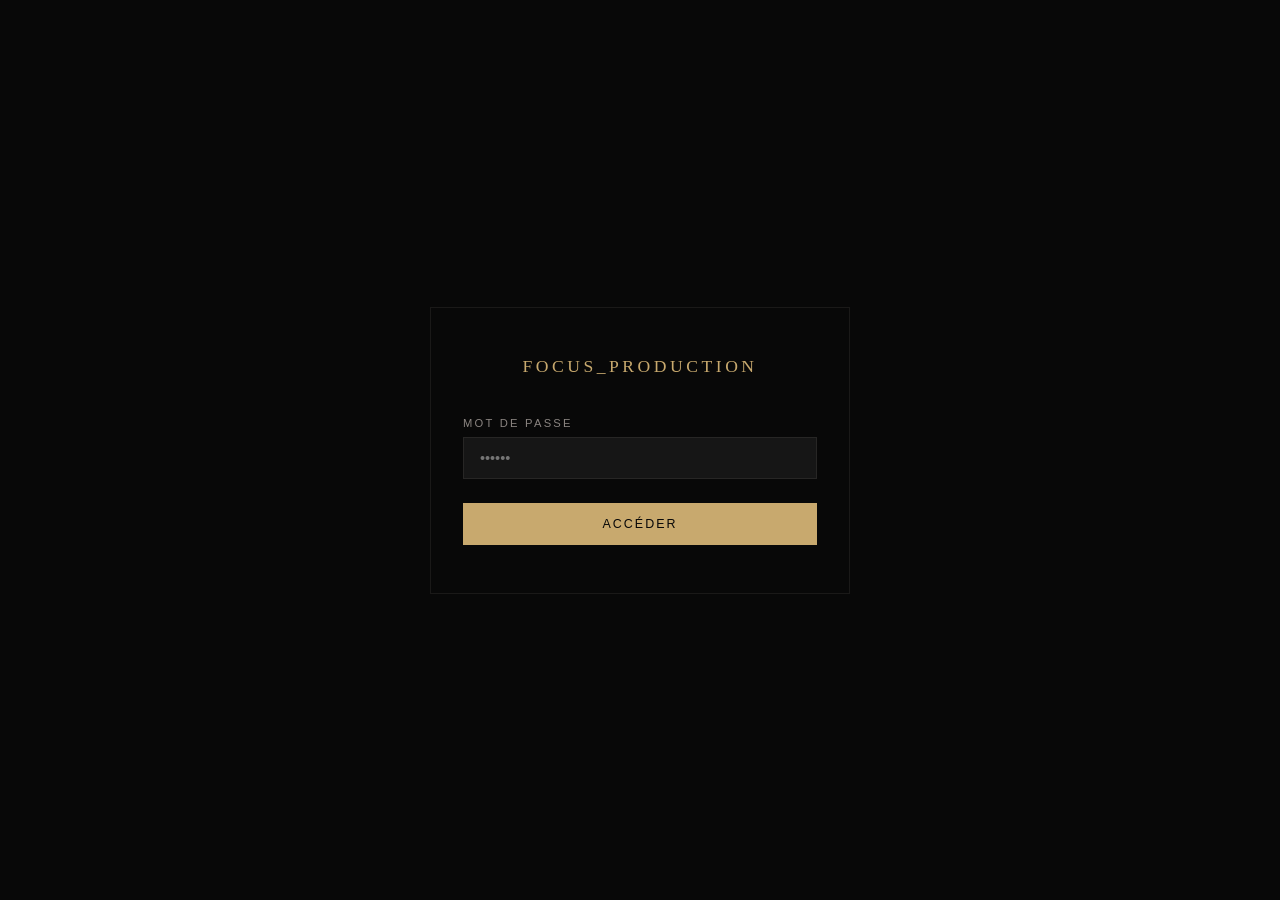
<file: admin.html>
<!DOCTYPE html>
<html lang="fr">
<head>
  <meta charset="UTF-8">
  <meta name="viewport" content="width=device-width, initial-scale=1.0">
  <title>Focus Production — Admin</title>
  <style>
    * { margin: 0; padding: 0; box-sizing: border-box; }
    body {
      background: #080808;
      color: #e8e2d9;
      font-family: 'DM Sans', sans-serif;
      min-height: 100vh;
      display: flex;
      align-items: center;
      justify-content: center;
    }
    .container {
      width: 100%;
      max-width: 420px;
      padding: 48px 32px;
      border: 1px solid rgba(232,226,217,0.08);
    }
    .logo {
      font-family: Georgia, serif;
      font-size: 1.1rem;
      letter-spacing: 0.2em;
      text-transform: uppercase;
      color: #c8a96e;
      margin-bottom: 40px;
      text-align: center;
    }
    label {
      display: block;
      font-size: 0.7rem;
      letter-spacing: 0.2em;
      text-transform: uppercase;
      color: #8a8480;
      margin-bottom: 8px;
    }
    input {
      width: 100%;
      background: #161616;
      border: 1px solid rgba(232,226,217,0.08);
      color: #e8e2d9;
      padding: 12px 16px;
      font-size: 0.9rem;
      outline: none;
      margin-bottom: 24px;
      font-family: inherit;
    }
    input:focus { border-color: rgba(200,169,110,0.4); }

    /* LOGIN */
    #login-screen button {
      width: 100%;
      background: #c8a96e;
      color: #080808;
      border: none;
      padding: 14px;
      font-size: 0.78rem;
      letter-spacing: 0.16em;
      text-transform: uppercase;
      cursor: pointer;
      font-family: inherit;
      font-weight: 500;
    }
    #login-screen button:hover { background: #d4b87a; }
    .error { color: #e05c5c; font-size: 0.78rem; margin-top: -16px; margin-bottom: 16px; display: none; }

    /* ADMIN */
    #admin-screen { display: none; text-align: center; }
    .status-label {
      font-size: 0.7rem;
      letter-spacing: 0.2em;
      text-transform: uppercase;
      color: #8a8480;
      margin-bottom: 20px;
    }
    .status-badge {
      display: inline-flex;
      align-items: center;
      gap: 10px;
      font-size: 1rem;
      letter-spacing: 0.1em;
      text-transform: uppercase;
      margin-bottom: 40px;
      padding: 12px 24px;
      border: 1px solid rgba(232,226,217,0.1);
    }
    .dot {
      width: 10px; height: 10px;
      border-radius: 50%;
    }
    .dot.available { background: #3abcb1; box-shadow: 0 0 8px #3abcb1; animation: pulse 2s infinite; }
    .dot.unavailable { background: #e05c5c; box-shadow: 0 0 8px #e05c5c; }
    .status-text.available { color: #3abcb1; }
    .status-text.unavailable { color: #e05c5c; }
    @keyframes pulse {
      0%,100% { opacity: 1; } 50% { opacity: 0.4; }
    }
    .toggle-btn {
      width: 100%;
      border: 1px solid;
      padding: 14px;
      font-size: 0.78rem;
      letter-spacing: 0.16em;
      text-transform: uppercase;
      cursor: pointer;
      font-family: inherit;
      font-weight: 500;
      background: none;
      margin-bottom: 16px;
      transition: all 0.3s;
    }
    .toggle-btn.to-unavailable { border-color: #e05c5c; color: #e05c5c; }
    .toggle-btn.to-unavailable:hover { background: #e05c5c; color: #080808; }
    .toggle-btn.to-available { border-color: #3abcb1; color: #3abcb1; }
    .toggle-btn.to-available:hover { background: #3abcb1; color: #080808; }

    .token-section { margin-top: 32px; border-top: 1px solid rgba(232,226,217,0.08); padding-top: 24px; }
    .token-section label { text-align: left; }
    .token-section input { margin-bottom: 12px; font-size: 0.8rem; }
    .save-token {
      width: 100%;
      background: none;
      border: 1px solid rgba(200,169,110,0.4);
      color: #c8a96e;
      padding: 10px;
      font-size: 0.72rem;
      letter-spacing: 0.14em;
      text-transform: uppercase;
      cursor: pointer;
      font-family: inherit;
    }
    .save-token:hover { background: rgba(200,169,110,0.1); }

    .msg {
      font-size: 0.78rem;
      margin-top: 12px;
      height: 20px;
      color: #3abcb1;
    }
    .msg.error { color: #e05c5c; }
    .spinner { display: none; width: 16px; height: 16px; border: 2px solid rgba(232,226,217,0.2); border-top-color: #c8a96e; border-radius: 50%; animation: spin 0.7s linear infinite; margin: 12px auto; }
    @keyframes spin { to { transform: rotate(360deg); } }

    /* ── Bannière ── */
    .section-title {
      font-size: 0.65rem;
      letter-spacing: 0.24em;
      text-transform: uppercase;
      color: #8a8480;
      margin: 40px 0 20px;
      padding-top: 32px;
      border-top: 1px solid rgba(232,226,217,0.08);
    }
    .banner-toggle {
      display: flex;
      align-items: center;
      justify-content: space-between;
      margin-bottom: 20px;
    }
    .banner-toggle label {
      margin: 0;
      font-size: 0.72rem;
      color: #e8e2d9;
      letter-spacing: 0.1em;
    }
    .switch {
      position: relative;
      width: 44px;
      height: 24px;
    }
    .switch input { display: none; }
    .slider {
      position: absolute;
      inset: 0;
      background: #2a2a2a;
      border-radius: 24px;
      cursor: pointer;
      transition: 0.3s;
      border: 1px solid rgba(232,226,217,0.08);
    }
    .slider::before {
      content: '';
      position: absolute;
      width: 16px; height: 16px;
      left: 3px; top: 3px;
      background: #8a8480;
      border-radius: 50%;
      transition: 0.3s;
    }
    .switch input:checked + .slider { background: rgba(200,169,110,0.2); border-color: rgba(200,169,110,0.4); }
    .switch input:checked + .slider::before { transform: translateX(20px); background: #c8a96e; }
    textarea {
      width: 100%;
      background: #161616;
      border: 1px solid rgba(232,226,217,0.08);
      color: #e8e2d9;
      padding: 12px 16px;
      font-size: 0.88rem;
      outline: none;
      margin-bottom: 8px;
      font-family: inherit;
      resize: vertical;
      min-height: 80px;
      line-height: 1.5;
    }
    textarea:focus { border-color: rgba(200,169,110,0.4); }
    .char-count {
      font-size: 0.68rem;
      color: #8a8480;
      text-align: right;
      margin-bottom: 20px;
    }
    .save-btn {
      width: 100%;
      background: none;
      border: 1px solid #c8a96e;
      color: #c8a96e;
      padding: 12px;
      font-size: 0.72rem;
      letter-spacing: 0.14em;
      text-transform: uppercase;
      cursor: pointer;
      font-family: inherit;
      transition: all 0.3s;
    }
    .save-btn:hover { background: rgba(200,169,110,0.1); }
    .msg-banner { font-size: 0.78rem; margin-top: 10px; height: 18px; color: #3abcb1; }
    .msg-banner.error { color: #e05c5c; }
  </style>
</head>
<body>

<!-- LOGIN -->
<div class="container" id="login-screen">
  <div class="logo">Focus_Production</div>
  <label for="pwd">Mot de passe</label>
  <input type="password" id="pwd" placeholder="••••••" onkeydown="if(event.key==='Enter') login()">
  <p class="error" id="pwd-error">Mot de passe incorrect.</p>
  <button onclick="login()">Accéder</button>
</div>

<!-- ADMIN -->
<div class="container" id="admin-screen">
  <div class="logo">Focus_Production</div>
  <div class="status-label">Statut actuel</div>
  <div class="status-badge">
    <span class="dot" id="dot"></span>
    <span class="status-text" id="status-text"></span>
  </div>
  <button class="toggle-btn" id="toggle-btn" onclick="toggleStatus()"></button>
  <div class="spinner" id="spinner"></div>
  <div class="msg" id="msg"></div>


  <div class="section-title">Bannière d'annonce</div>

  <div class="banner-toggle">
    <label for="banner-active">Afficher la bannière</label>
    <label class="switch">
      <input type="checkbox" id="banner-active">
      <span class="slider"></span>
    </label>
  </div>

  <label for="banner-text">Message</label>
  <textarea id="banner-text" maxlength="120" placeholder="Nouveau projet en ligne · Tournage la semaine prochaine · Complet jusqu'au 15 mai…" oninput="updateCharCount()"></textarea>
  <div class="char-count"><span id="char-count">0</span>/120</div>

  <button class="save-btn" onclick="saveBanner()">Enregistrer la bannière</button>
  <div class="msg-banner" id="msg-banner"></div>

  <div class="token-section">
    <label for="gh-token">Token GitHub (sauvegardé localement)</label>
    <input type="password" id="gh-token" placeholder="ghp_xxxxxxxxxxxxxxxxxxxx">
    <button class="save-token" onclick="saveToken()">Sauvegarder le token</button>
  </div>
</div>

<script>
  const OWNER  = 'OlivierShapiro';
  const REPO   = 'focus-production-website';
  const FILE   = 'status.json';
  const PWD    = '5251';

  // ── Login ──
  function login() {
    const val = document.getElementById('pwd').value;
    if (val === PWD) {
      document.getElementById('login-screen').style.display = 'none';
      document.getElementById('admin-screen').style.display = 'block';
      loadStatus();
    } else {
      document.getElementById('pwd-error').style.display = 'block';
    }
  }

  // ── Token ──
  function getToken() { return localStorage.getItem('fp_gh_token') || ''; }
  function saveToken() {
    const t = document.getElementById('gh-token').value.trim();
    if (!t) return;
    localStorage.setItem('fp_gh_token', t);
    document.getElementById('msg').textContent = '✓ Token sauvegardé.';
    document.getElementById('msg').className = 'msg';
    setTimeout(() => document.getElementById('msg').textContent = '', 2000);
  }

  // ── Load current status from GitHub ──
  let currentStatus = true;
  let currentSha    = '';

  async function loadStatus() {
    const token = getToken();
    if (token) document.getElementById('gh-token').value = token;
    try {
      const res  = await fetch(`https://api.github.com/repos/${OWNER}/${REPO}/contents/${FILE}`, {
        headers: token ? { Authorization: 'token ' + token } : {}
      });
      const data = await res.json();
      currentSha    = data.sha;
      const decoded = JSON.parse(atob(data.content));
      currentStatus = decoded.available;
      updateUI(currentStatus);
      loadBanner(decoded);
    } catch(e) {
      document.getElementById('msg').textContent = 'Impossible de lire le statut.';
      document.getElementById('msg').className = 'msg error';
    }
  }

  function updateUI(available) {
    const dot  = document.getElementById('dot');
    const text = document.getElementById('status-text');
    const btn  = document.getElementById('toggle-btn');
    if (available) {
      dot.className  = 'dot available';
      text.className = 'status-text available';
      text.textContent = 'Disponible';
      btn.className  = 'toggle-btn to-unavailable';
      btn.textContent = 'Passer en Indisponible';
    } else {
      dot.className  = 'dot unavailable';
      text.className = 'status-text unavailable';
      text.textContent = 'Indisponible';
      btn.className  = 'toggle-btn to-available';
      btn.textContent = 'Passer en Disponible';
    }
  }


  // ── Bannière ──
  function updateCharCount() {
    var txt = document.getElementById('banner-text').value;
    document.getElementById('char-count').textContent = txt.length;
  }

  async function loadBanner(data) {
    var banner = data.banner || { active: false, text: '' };
    document.getElementById('banner-active').checked = banner.active;
    document.getElementById('banner-text').value     = banner.text || '';
    updateCharCount();
  }

  async function saveBanner() {
    var token = getToken();
    if (!token) {
      showBannerMsg('Entre et sauvegarde ton token GitHub d\'abord.', true);
      return;
    }
    var newContent = JSON.stringify({
      available: currentStatus,
      banner: {
        active: document.getElementById('banner-active').checked,
        text:   document.getElementById('banner-text').value.trim()
      }
    }, null, 2);
    var encoded = btoa(unescape(encodeURIComponent(newContent)));

    try {
      var res = await fetch('https://api.github.com/repos/' + OWNER + '/' + REPO + '/contents/' + FILE, {
        method: 'PUT',
        headers: { Authorization: 'token ' + token, 'Content-Type': 'application/json' },
        body: JSON.stringify({ message: 'Bannière mise à jour', content: encoded, sha: currentSha })
      });
      if (res.ok) {
        var d = await res.json();
        currentSha = d.content.sha;
        showBannerMsg('✓ Bannière enregistrée. Redéploiement en cours…');
      } else {
        showBannerMsg('Erreur lors de l\'enregistrement.', true);
      }
    } catch(e) {
      showBannerMsg('Erreur réseau.', true);
    }
  }

  function showBannerMsg(txt, isError) {
    var el = document.getElementById('msg-banner');
    el.textContent = txt;
    el.className   = 'msg-banner' + (isError ? ' error' : '');
    setTimeout(function() { el.textContent = ''; }, 3000);
  }

  // ── Toggle ──
  async function toggleStatus() {
    const token = getToken();
    if (!token) {
      document.getElementById('msg').textContent = 'Entre et sauvegarde ton token GitHub d\'abord.';
      document.getElementById('msg').className = 'msg error';
      return;
    }
    const newStatus = !currentStatus;
    const newContent = JSON.stringify({ available: newStatus }, null, 2);
    const encoded    = btoa(unescape(encodeURIComponent(newContent)));

    document.getElementById('spinner').style.display = 'block';
    document.getElementById('toggle-btn').disabled   = true;
    document.getElementById('msg').textContent = '';

    try {
      const res = await fetch(`https://api.github.com/repos/${OWNER}/${REPO}/contents/${FILE}`, {
        method: 'PUT',
        headers: {
          Authorization: 'token ' + token,
          'Content-Type': 'application/json'
        },
        body: JSON.stringify({
          message: newStatus ? 'Statut : Disponible' : 'Statut : Indisponible',
          content: encoded,
          sha: currentSha
        })
      });

      if (res.ok) {
        const data = await res.json();
        currentSha    = data.content.sha;
        currentStatus = newStatus;
        updateUI(currentStatus);
        document.getElementById('msg').textContent = '✓ Statut mis à jour. Vercel redéploie dans ~30s.';
        document.getElementById('msg').className   = 'msg';
      } else {
        const err = await res.json();
        document.getElementById('msg').textContent = 'Erreur : ' + (err.message || 'inconnue');
        document.getElementById('msg').className   = 'msg error';
      }
    } catch(e) {
      document.getElementById('msg').textContent = 'Erreur réseau.';
      document.getElementById('msg').className   = 'msg error';
    }

    document.getElementById('spinner').style.display = 'none';
    document.getElementById('toggle-btn').disabled   = false;
  }
</script>
</body>
</html>
</file>
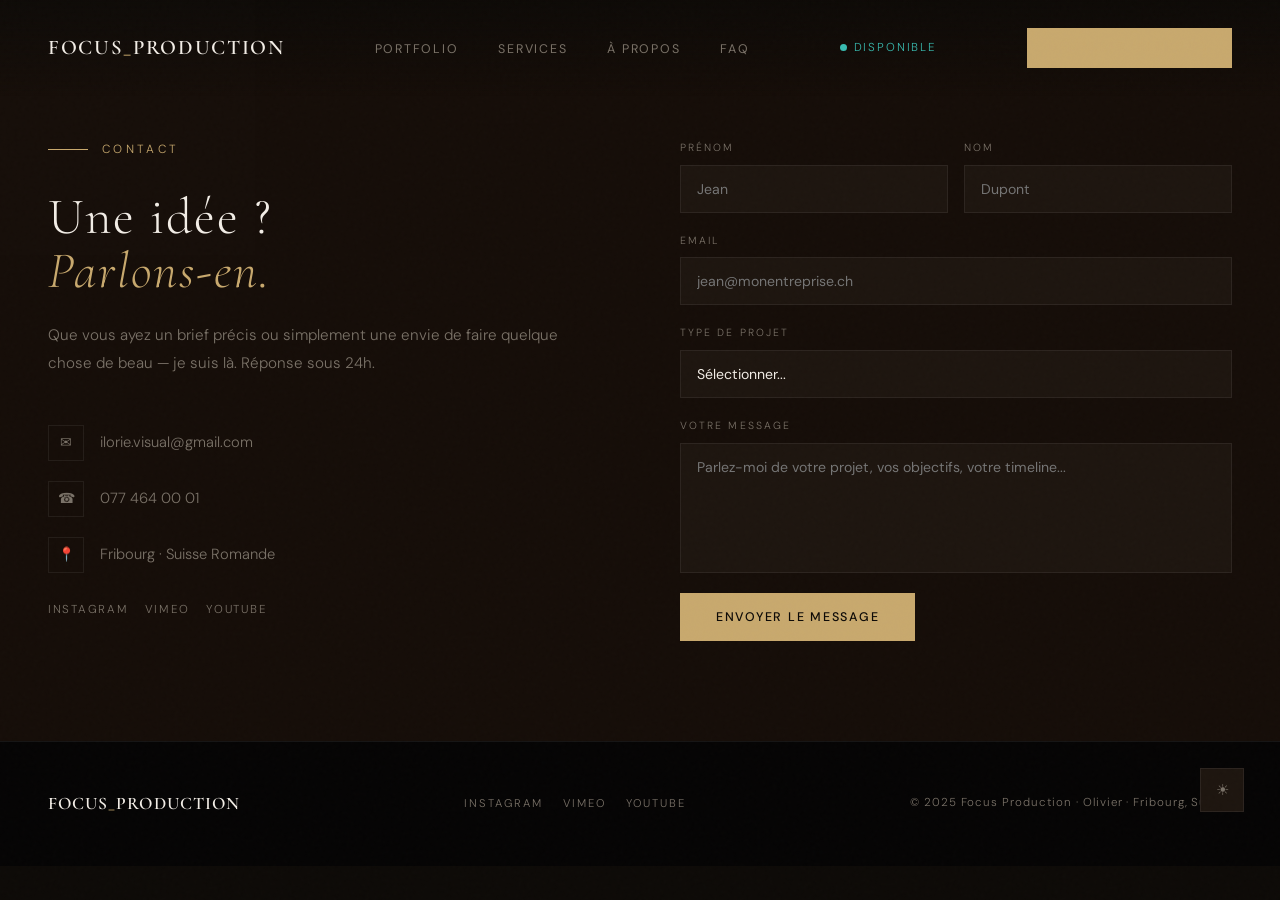
<file: contact.html>
<!DOCTYPE html>
<html lang="fr">
<head>
  <meta charset="UTF-8">
  <meta name="viewport" content="width=device-width, initial-scale=1.0">
  <link rel="icon" type="image/svg+xml" href="data:image/svg+xml,%3Csvg xmlns='http://www.w3.org/2000/svg' viewBox='0 0 32 32'%3E%3Crect width='32' height='32' fill='%23080808'/%3E%3Ctext x='6' y='25' font-family='Georgia,serif' font-size='22' font-weight='bold' fill='%23c8a96e'%3EF%3C/text%3E%3C/svg%3E">
  <title>Contact — Focus Production</title>
  <meta name="description" content="Contactez Focus Production — Vidéaste & Réalisateur à Fribourg. Démarrez votre projet vidéo. Réponse sous 24h.">
  <meta name="robots" content="index, follow">
  <link rel="canonical" href="https://focus--production.vercel.app/contact">
  <meta property="og:title" content="Contact — Focus Production">
  <meta property="og:description" content="Une idée ? Parlons-en. Réponse sous 24h.">
  <meta property="og:type" content="website">
  <meta property="og:url" content="https://focus--production.vercel.app/contact">
  <meta name="theme-color" content="#080808">
  <link rel="preconnect" href="https://fonts.googleapis.com">
  <link rel="preconnect" href="https://fonts.gstatic.com" crossorigin>
  <link href="https://fonts.googleapis.com/css2?family=Cormorant+Garamond:ital,wght@0,300;0,400;0,600;1,300;1,400;1,600&family=DM+Sans:opsz,wght@9..40,300;9..40,400;9..40,500&display=swap" rel="stylesheet">
  <link rel="stylesheet" href="assets/css/main.css">
  <link rel="stylesheet" href="assets/css/animations.css">
  <link rel="stylesheet" href="assets/css/components.css">
  <link rel="stylesheet" href="assets/css/responsive.css">
</head>
<body>

  <div id="scroll-progress"></div>
  <div id="page-transition"></div>

  <!-- NAV -->
  <nav id="navbar">
    <a class="nav-logo" href="/">FOCUS<span>_</span>PRODUCTION</a>
    <ul class="nav-links">
      <li><a href="/portfolio">Portfolio</a></li>
      <li><a href="/services">Services</a></li>
      <li><a href="/#about">À propos</a></li>
      <li><a href="/#faq">FAQ</a></li>
    </ul>
    <div class="nav-availability" id="availBadge"><span class="nav-avail-dot" id="availDot"></span><span id="availText">Disponible</span></div>
    <a class="nav-cta" href="/contact" style="border-color:var(--gold);color:var(--gold);">Démarrer un projet</a>
    <div class="burger" id="burger" onclick="toggleMenu()">
      <span></span><span></span><span></span>
    </div>
  </nav>

  <!-- MOBILE MENU -->
  <div class="mobile-menu" id="mobileMenu">
    <a href="/portfolio" onclick="toggleMenu()">Portfolio</a>
    <a href="/services" onclick="toggleMenu()">Services</a>
    <a href="/#about" onclick="toggleMenu()">À propos</a>
    <a href="/#faq" onclick="toggleMenu()">FAQ</a>
    <a href="/contact" class="mobile-menu-cta" onclick="toggleMenu()">Démarrer un projet</a>
  </div>

  <!-- CONTACT -->
  <section id="contact" style="padding-top: 140px;">
    <div class="contact-text reveal">
      <div class="section-label">Contact</div>
      <h1 class="contact-title">Une idée ?<br><em>Parlons-en.</em></h1>
      <p class="contact-sub">Que vous ayez un brief précis ou simplement une envie de faire quelque chose de beau — je suis là. Réponse sous 24h.</p>
      <div class="contact-info">
        <div class="contact-info-item"><div class="info-icon">✉</div><span>ilorie.visual&#64;gmail.com</span></div>
        <div class="contact-info-item"><div class="info-icon">☎</div><span>077 464 00 01</span></div>
        <div class="contact-info-item"><div class="info-icon">📍</div><span>Fribourg · Suisse Romande</span></div>
        <div class="contact-info-item" style="gap:16px;margin-top:8px;">
          <a href="https://www.instagram.com/f0cus_prod/" target="_blank" class="social-link">Instagram</a>
          <a href="https://vimeo.com/user233951784" target="_blank" class="social-link">Vimeo</a>
          <a href="https://www.youtube.com/@Focus_production-OS/videos" target="_blank" class="social-link">YouTube</a>
        </div>
      </div>
    </div>
    <div class="reveal reveal-delay-2">
      <form class="contact-form" id="contactForm" action="https://api.web3forms.com/submit" method="POST">
        <input type="hidden" name="access_key" value="0c4878c7-ba3a-4bef-9977-58663cb64a3a">
        <input type="hidden" name="subject" value="Nouveau message — Focus Production">
        <input type="hidden" name="from_name" value="Focus Production Website">
        <div class="form-row">
          <div class="form-group"><label class="form-label">Prénom</label><input class="form-input" type="text" name="prenom" placeholder="Jean"><span class="form-error-msg"></span></div>
          <div class="form-group"><label class="form-label">Nom</label><input class="form-input" type="text" name="nom" placeholder="Dupont"><span class="form-error-msg"></span></div>
        </div>
        <div class="form-group"><label class="form-label">Email</label><input class="form-input" type="email" name="email" placeholder="jean@monentreprise.ch" required><span class="form-error-msg"></span></div>
        <div class="form-group">
          <label class="form-label">Type de projet</label>
          <select class="form-select form-input" name="type_projet">
            <option value="">Sélectionner...</option>
            <option>Brand Film</option><option>Publicité</option><option>Micro-documentaire</option>
            <option>Contenu Social</option><option>Film Événementiel</option><option>Projet Cinématique</option><option>Autre</option>
          </select>
        </div>
        <div class="form-group"><label class="form-label">Votre message</label><textarea class="form-textarea" name="message" placeholder="Parlez-moi de votre projet, vos objectifs, votre timeline..." required></textarea><span class="form-error-msg"></span></div>
        <button type="submit" class="form-submit">Envoyer le message</button>
        <p id="formError" style="display:none;color:#e07070;font-size:0.82rem;margin-top:12px;letter-spacing:0.05em;">Une erreur est survenue. Contactez-moi directement à ilorie.visual&#64;gmail.com</p>
      </form>
      <div class="form-success" id="formSuccess">
        <div class="success-icon">✓</div>
        <div class="success-title">Message envoyé !</div>
        <div class="success-sub">Merci pour votre message. Je vous réponds dans les 24h.</div>
      </div>
    </div>
  </section>

  <!-- COOKIE NOTICE -->
  <div id="cookie-notice">
    <p class="cookie-text">Ce site utilise des cookies pour améliorer votre expérience. En continuant, vous acceptez leur utilisation conformément à la législation suisse.</p>
    <div class="cookie-btns">
      <button class="cookie-btn" onclick="acceptCookies()">Accepter</button>
      <button class="cookie-btn-decline" onclick="declineCookies()">Refuser</button>
    </div>
  </div>

  <!-- THEME TOGGLE -->
  <div id="theme-toggle" onclick="toggleTheme()" title="Mode clair/sombre">☀</div>

  <!-- BACK TO TOP -->
  <div id="back-to-top" onclick="window.scrollTo({top:0,behavior:'smooth'})">↑</div>

  <!-- SITE BANNER -->
  <div id="site-banner" style="display:none;"></div>

  <!-- FOOTER -->
  <footer>
    <a class="footer-logo" href="/">FOCUS<span>_</span>PRODUCTION</a>
    <div class="footer-socials">
      <a class="footer-social" href="https://www.instagram.com/f0cus_prod/" target="_blank">Instagram</a>
      <a class="footer-social" href="https://vimeo.com/user233951784" target="_blank">Vimeo</a>
      <a class="footer-social" href="https://www.youtube.com/@Focus_production-OS/videos" target="_blank">YouTube</a>
    </div>
    <span class="footer-copy">© 2025 Focus Production · Olivier · Fribourg, Suisse</span>
  </footer>

  <script src="assets/js/animations.js"></script>
  <script src="assets/js/contact.js"></script>
  <script src="assets/js/main.js"></script>
</body>
</html>
</file>
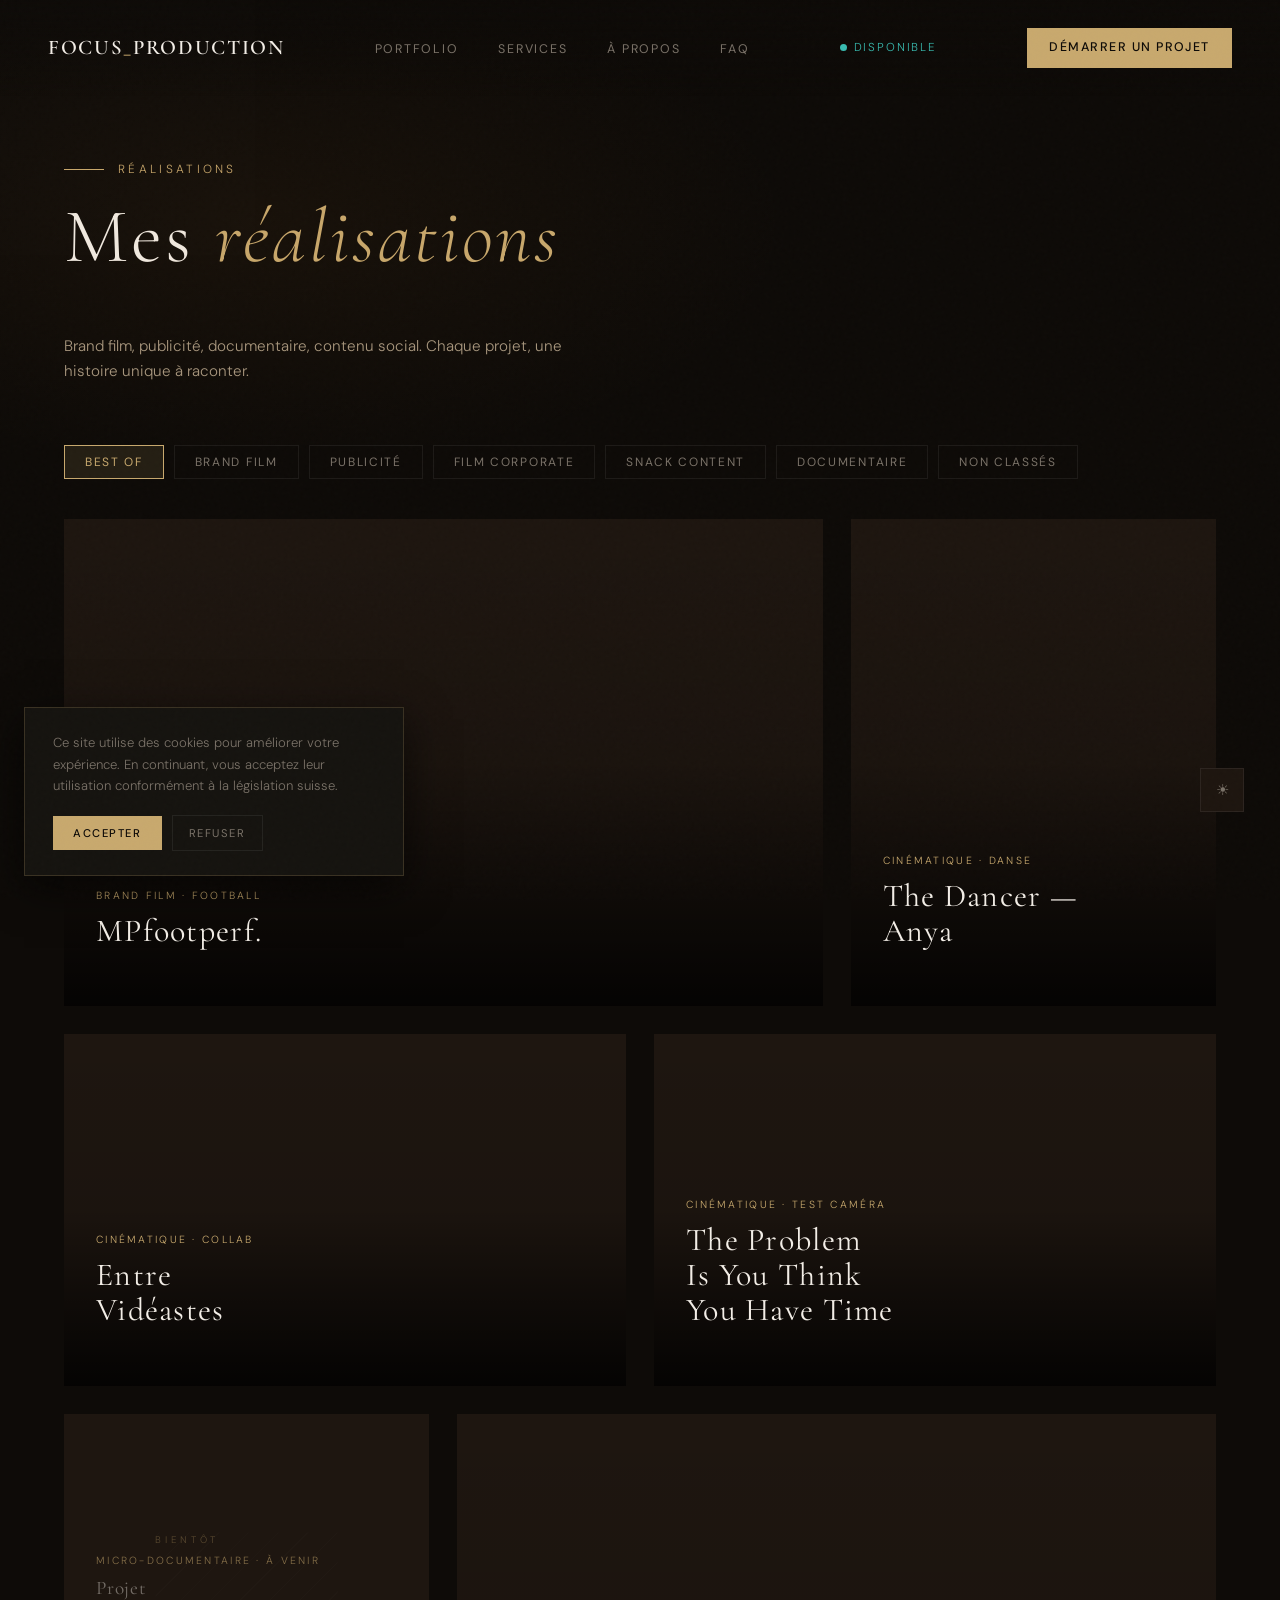
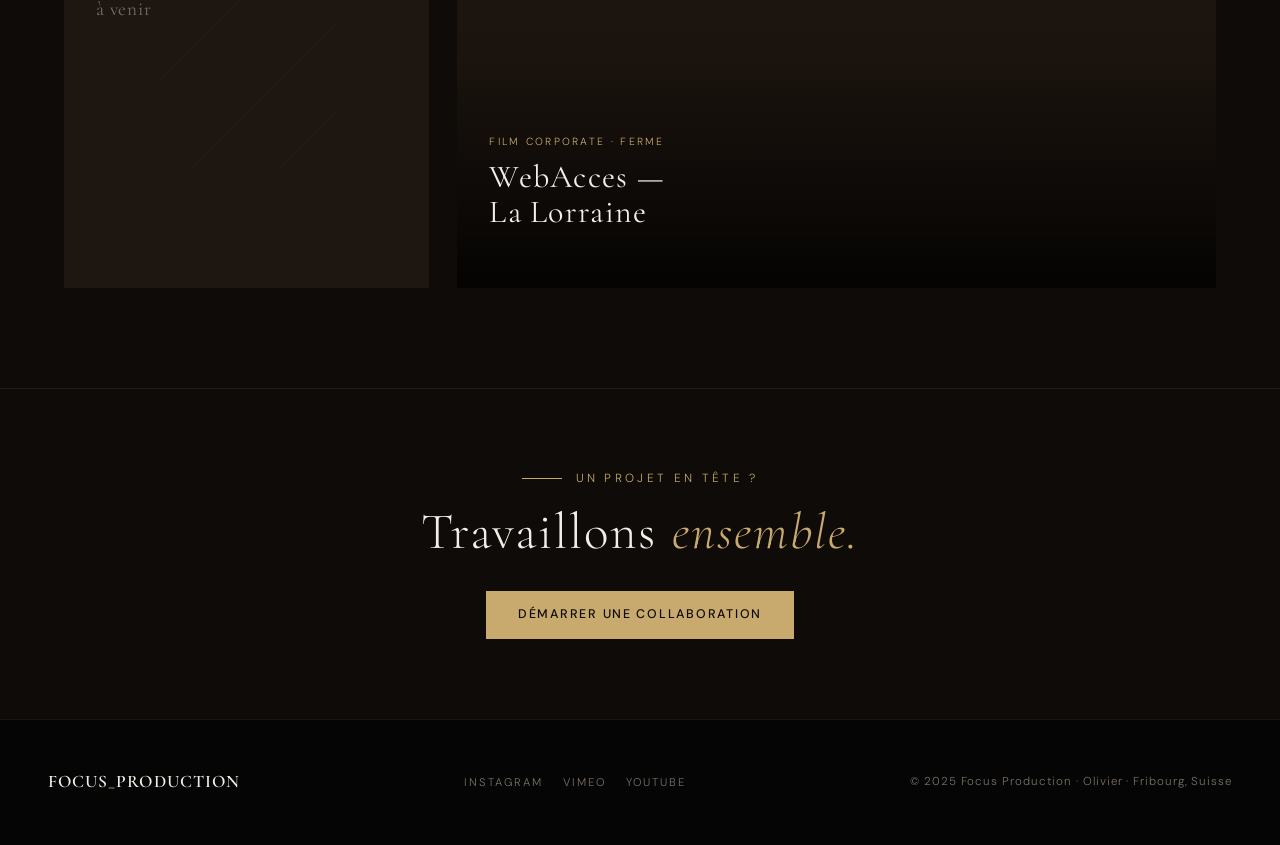
<file: portfolio.html>
<!DOCTYPE html>
<html lang="fr">
<head>
  <meta charset="UTF-8">
  <meta name="viewport" content="width=device-width, initial-scale=1.0">
  <link rel="icon" type="image/svg+xml" href="data:image/svg+xml,%3Csvg xmlns='http://www.w3.org/2000/svg' viewBox='0 0 32 32'%3E%3Crect width='32' height='32' fill='%23080808'/%3E%3Ctext x='6' y='25' font-family='Georgia,serif' font-size='22' font-weight='bold' fill='%23c8a96e'%3EF%3C/text%3E%3C/svg%3E">
  <title>Portfolio — Focus Production</title>
  <meta name="description" content="Portfolio complet de Focus Production — Brand film, publicité, sport, documentaire et contenu social. Vidéaste & Réalisateur à Fribourg, Suisse romande.">
  <meta name="robots" content="index, follow">
  <link rel="canonical" href="https://focus--production.vercel.app/portfolio">
  <meta property="og:title" content="Portfolio — Focus Production">
  <meta property="og:description" content="Tous les projets vidéo de Focus Production — Brand film, publicité, documentaire, contenu social.">
  <meta property="og:type" content="website">
  <meta property="og:url" content="https://focus--production.vercel.app/portfolio">
  <meta name="theme-color" content="#080808">
  <link rel="preconnect" href="https://fonts.googleapis.com">
  <link rel="preconnect" href="https://fonts.gstatic.com" crossorigin>
  <link href="https://fonts.googleapis.com/css2?family=Cormorant+Garamond:ital,wght@0,300;0,400;0,600;1,300;1,400;1,600&family=DM+Sans:opsz,wght@9..40,300;9..40,400;9..40,500&display=swap" rel="stylesheet">
  <link rel="stylesheet" href="assets/css/main.css">
  <link rel="stylesheet" href="assets/css/animations.css">
  <link rel="stylesheet" href="assets/css/components.css">
  <link rel="stylesheet" href="assets/css/responsive.css">
</head>
<body>

  <div id="scroll-progress"></div>
  <div id="page-transition"></div>

  <!-- NAV -->
  <nav id="navbar">
    <a class="nav-logo" href="/">FOCUS<span>_</span>PRODUCTION</a>
    <ul class="nav-links">
      <li><a href="/portfolio" class="active">Portfolio</a></li>
      <li><a href="/services">Services</a></li>
      <li><a href="/#about">À propos</a></li>
      <li><a href="/#faq">FAQ</a></li>
    </ul>
    <div class="nav-availability" id="availBadge"><span class="nav-avail-dot" id="availDot"></span><span id="availText">Disponible</span></div>
    <a class="nav-cta" href="/contact">Démarrer un projet</a>
    <div class="burger" id="burger" onclick="toggleMenu()">
      <span></span><span></span><span></span>
    </div>
  </nav>

  <!-- MOBILE MENU -->
  <div class="mobile-menu" id="mobileMenu">
    <a href="/portfolio" onclick="toggleMenu()">Portfolio</a>
    <a href="/services" onclick="toggleMenu()">Services</a>
    <a href="/#about" onclick="toggleMenu()">À propos</a>
    <a href="/#faq" onclick="toggleMenu()">FAQ</a>
    <a href="/contact" class="mobile-menu-cta" onclick="toggleMenu()">Démarrer un projet</a>
  </div>

  <!-- PAGE HEADER -->
  <section style="padding: 160px 64px 60px; position: relative; overflow: hidden;">
    <div style="position:absolute;inset:0;background:radial-gradient(ellipse 60% 80% at 20% 50%, rgba(196,124,46,0.06) 0%, transparent 70%);pointer-events:none;"></div>
    <div class="section-label reveal">Réalisations</div>
    <h1 class="section-title reveal" style="font-size:clamp(2.8rem,6vw,5rem);max-width:700px;">Mes <em>réalisations</em></h1>
    <p class="reveal" style="font-family:var(--sans);font-size:0.95rem;color:var(--text-secondary);max-width:500px;margin-top:16px;line-height:1.7;">Brand film, publicité, documentaire, contenu social. Chaque projet, une histoire unique à raconter.</p>
  </section>

  <!-- PORTFOLIO -->
  <section id="portfolio" style="padding: 0 64px 100px;">
    <div class="filter-tabs reveal">
      <button class="filter-tab active" onclick="filterProjects('all',this)">Best Of</button>
      <button class="filter-tab" onclick="filterProjects('brand',this)">Brand Film</button>
      <button class="filter-tab" onclick="filterProjects('pub',this)">Publicité</button>
      <button class="filter-tab" onclick="filterProjects('corporate',this)">Film Corporate</button>
      <button class="filter-tab" onclick="filterProjects('snack',this)">Snack Content</button>
      <button class="filter-tab" onclick="filterProjects('doc',this)">Documentaire</button>
      <button class="filter-tab" onclick="filterProjects('nonclasse',this)">Non classés</button>
    </div>
    <div class="portfolio-grid">
      <!-- MPFOOTPERF — YouTube -->
      <div class="proj-card large reveal" data-cat="brand" data-youtube="OF1te3PmTEY"><div class="proj-play"></div>
        <img loading="lazy" class="proj-img" src="https://img.youtube.com/vi/OF1te3PmTEY/maxresdefault.jpg" alt="MPfootperf." onerror="this.src='https://images.unsplash.com/photo-1574629810360-7efbbe195018?w=1800&q=80'">
        <div class="proj-overlay">
          <span class="proj-category">Brand Film · Football</span>
          <h3 class="proj-title">MPfootperf.</h3>
          <span class="proj-link teal-link">▶ Voir le film</span>
        </div>
      </div>
      <!-- THE DANCER — Vimeo -->
      <div class="proj-card medium reveal reveal-delay-1 vimeo-card" data-cat="brand" data-vimeo="1159587581"><div class="proj-play"></div>
        <img loading="lazy" class="proj-img" src="https://vumbnail.com/1159587581.jpg" alt="The Dancer" onerror="this.src='https://images.unsplash.com/photo-1518834107812-67b0b7c58434?w=1200&q=80'">
        <div class="proj-overlay">
          <span class="proj-category">Cinématique · Danse</span>
          <h3 class="proj-title">The Dancer —<br>Anya</h3>
          <span class="proj-link teal-link">▶ Voir le film</span>
        </div>
      </div>
      <!-- ENTRE VIDÉASTES — Vimeo -->
      <div class="proj-card half reveal vimeo-card" data-cat="nonclasse" data-vimeo="1152969970"><div class="proj-play"></div>
        <img loading="lazy" class="proj-img" src="https://vumbnail.com/1152969970.jpg" alt="Entre Vidéastes" onerror="this.src='https://images.unsplash.com/photo-1492691527719-9d1e07e534b4?w=600&q=80'">
        <div class="proj-overlay">
          <span class="proj-category">Cinématique · Collab</span>
          <h3 class="proj-title">Entre<br>Vidéastes</h3>
          <span class="proj-link teal-link">▶ Voir le film</span>
        </div>
      </div>
      <!-- The Problem is You Think You Have Time — YouTube -->
      <div class="proj-card half reveal reveal-delay-1" data-cat="nonclasse" data-youtube="QBG_90-UPm4"><div class="proj-play"></div>
        <img loading="lazy" class="proj-img" src="https://img.youtube.com/vi/QBG_90-UPm4/maxresdefault.jpg" alt="The problem is you think you have Time" onerror="this.src='https://images.unsplash.com/photo-1518834107812-67b0b7c58434?w=1200&q=80'">
        <div class="proj-overlay">
          <span class="proj-category">Cinématique · Test caméra</span>
          <h3 class="proj-title">The Problem<br>Is You Think<br>You Have Time</h3>
          <span class="proj-link teal-link">▶ Voir le film</span>
        </div>
      </div>
      <div class="proj-card proj-card-placeholder medium reveal" data-cat="doc" data-modal='{"cat":"Micro-documentaire","title":"Portraits d&apos;Artisans","desc":"Un projet de micro-documentaire à venir.","img":"https://images.unsplash.com/photo-1500486012779-7e5a81c31f35?w=900&q=80"}'>
        <img loading="lazy" class="proj-img" src="https://images.unsplash.com/photo-1500486012779-7e5a81c31f35?w=900&q=80" alt="Micro-documentaire à venir">
        <div class="proj-overlay"><span class="proj-category">Micro-documentaire · À venir</span><h3 class="proj-title">Projet<br>à venir</h3><span class="proj-link">Voir le projet</span></div>
      </div>
      <!-- WEBACCES — YouTube -->
      <div class="proj-card large reveal" data-cat="corporate" data-youtube="Dr0IawbuiX8">
        <img loading="lazy" class="proj-img" src="https://img.youtube.com/vi/Dr0IawbuiX8/maxresdefault.jpg" alt="WebAcces — La Lorraine" onerror="this.src='https://images.unsplash.com/photo-1500382017468-9049fed747ef?w=900&q=80'">
        <div class="proj-overlay">
          <span class="proj-category">Film Corporate · Ferme</span>
          <h3 class="proj-title">WebAcces —<br>La Lorraine</h3>
          <span class="proj-link teal-link">▶ Voir le film</span>
        </div>
      </div>
      <!-- BTS IMPORTANCE — Snack Content Vertical -->
      <div class="proj-card snack-vertical reveal" data-cat="snack" data-youtube="qBH4YB5BSik" data-global="false">
        <div class="proj-play"></div>
        <img loading="lazy" class="proj-img snack-img" src="https://img.youtube.com/vi/qBH4YB5BSik/maxresdefault.jpg" alt="L'importance des BTS" onerror="this.src='https://images.unsplash.com/photo-1492691527719-9d1e07e534b4?w=600&q=80'">
        <div class="proj-overlay">
          <span class="proj-category">Snack Content · BTS</span>
          <h3 class="proj-title">L'importance<br>des BTS</h3>
          <span class="proj-link teal-link">▶ Voir</span>
        </div>
      </div>
      <!-- SNACK — Ne pas finir un projet vidéo -->
      <div class="proj-card snack-vertical reveal" data-cat="snack" data-youtube="vDVSHTjxen8" data-global="false">
        <div class="proj-play"></div>
        <img loading="lazy" class="proj-img snack-img" src="https://img.youtube.com/vi/vDVSHTjxen8/maxresdefault.jpg" alt="Ne pas finir un projet vidéo" onerror="this.src='https://images.unsplash.com/photo-1492691527719-9d1e07e534b4?w=600&q=80'">
        <div class="proj-overlay">
          <span class="proj-category">Snack Content · Éducatif</span>
          <h3 class="proj-title">Ne pas finir<br>un projet vidéo</h3>
          <span class="proj-link teal-link">▶ Voir</span>
        </div>
      </div>
      <!-- SNACK PLACEHOLDER -->
      <div class="proj-card snack-vertical" data-cat="snack" data-global="false" style="cursor:default;">
        <div style="width:100%;height:100%;display:flex;flex-direction:column;align-items:center;justify-content:center;gap:12px;opacity:0.25;">
          <svg width="28" height="28" viewBox="0 0 24 24" fill="none" stroke="#c8a96e" stroke-width="1.2"><line x1="12" y1="5" x2="12" y2="19"/><line x1="5" y1="12" x2="19" y2="12"/></svg>
          <span style="font-family:'DM Sans',sans-serif;font-size:0.65rem;letter-spacing:0.18em;text-transform:uppercase;color:#c8a96e;">À venir</span>
        </div>
      </div>
    </div>
  </section>

  <!-- CTA CONTACT -->
  <section style="padding:80px 64px;text-align:center;border-top:1px solid var(--border);">
    <div class="section-label reveal" style="justify-content:center;">Un projet en tête ?</div>
    <h2 class="section-title reveal" style="font-size:clamp(2rem,4vw,3.2rem);margin:16px auto 32px;">Travaillons <em>ensemble.</em></h2>
    <a class="btn-primary reveal" href="/contact">Démarrer une collaboration</a>
  </section>

  <!-- COOKIE NOTICE -->
  <div id="cookie-notice">
    <p class="cookie-text">Ce site utilise des cookies pour améliorer votre expérience. En continuant, vous acceptez leur utilisation conformément à la législation suisse.</p>
    <div class="cookie-btns">
      <button class="cookie-btn" onclick="acceptCookies()">Accepter</button>
      <button class="cookie-btn-decline" onclick="declineCookies()">Refuser</button>
    </div>
  </div>

  <!-- THEME TOGGLE -->
  <div id="theme-toggle" onclick="toggleTheme()" title="Mode clair/sombre">☀</div>

  <!-- BACK TO TOP -->
  <div id="back-to-top" onclick="window.scrollTo({top:0,behavior:'smooth'})">↑</div>

  <!-- SITE BANNER -->
  <div id="site-banner" style="display:none;"></div>

  <!-- PROJECT MODAL -->
  <div id="proj-modal">
    <div class="proj-modal-inner">
      <div class="proj-modal-close" onclick="closeModal()">✕ &nbsp;Fermer</div>
      <div class="proj-modal-video" id="modal-video"></div>
      <div class="proj-modal-body">
        <div class="modal-header">
          <div class="modal-header-left">
            <div class="proj-modal-cat" id="modal-cat"></div>
            <h2 class="proj-modal-title" id="modal-title"></h2>
            <div class="modal-meta" id="modal-meta"></div>
          </div>
          <div class="modal-header-right">
            <div class="modal-nav-btns">
              <button class="modal-nav-btn" id="modal-prev" onclick="navigateModal(-1)">← Préc.</button>
              <button class="modal-nav-btn next" id="modal-next" onclick="navigateModal(1)">Suiv. →</button>
            </div>
          </div>
        </div>
        <div class="modal-desc-section">
          <div>
            <div class="modal-desc-label">À propos du projet</div>
            <p class="proj-modal-desc" id="modal-desc"></p>
          </div>
          <div>
            <div class="modal-desc-label">Détails</div>
            <div class="modal-info-list" id="modal-info"></div>
          </div>
        </div>
        <div class="modal-cta-bar">
          <div class="modal-cta-text">Un projet similaire en tête&nbsp;?</div>
          <a class="modal-cta-btn" href="/contact" onclick="closeModal()">Démarrer une collaboration</a>
        </div>
      </div>
    </div>
  </div>

  <!-- VIMEO LIGHTBOX -->
  <div id="vimeo-overlay">
    <div class="overlay-inner">
      <button class="overlay-close" onclick="closeVimeo()">✕</button>
      <div class="vimeo-embed-wrap" id="vimeo-embed"></div>
      <div class="vimeo-desc" id="vimeo-desc"></div>
    </div>
  </div>

  <!-- FOOTER -->
  <footer>
    <a class="footer-logo" href="/">FOCUS<span>_</span>PRODUCTION</a>
    <div class="footer-socials">
      <a class="footer-social" href="https://www.instagram.com/f0cus_prod/" target="_blank">Instagram</a>
      <a class="footer-social" href="https://vimeo.com/user233951784" target="_blank">Vimeo</a>
      <a class="footer-social" href="https://www.youtube.com/@Focus_production-OS/videos" target="_blank">YouTube</a>
    </div>
    <span class="footer-copy">© 2025 Focus Production · Olivier · Fribourg, Suisse</span>
  </footer>

  <script src="assets/js/animations.js"></script>
  <script src="assets/js/main.js"></script>
</body>
</html>
</file>
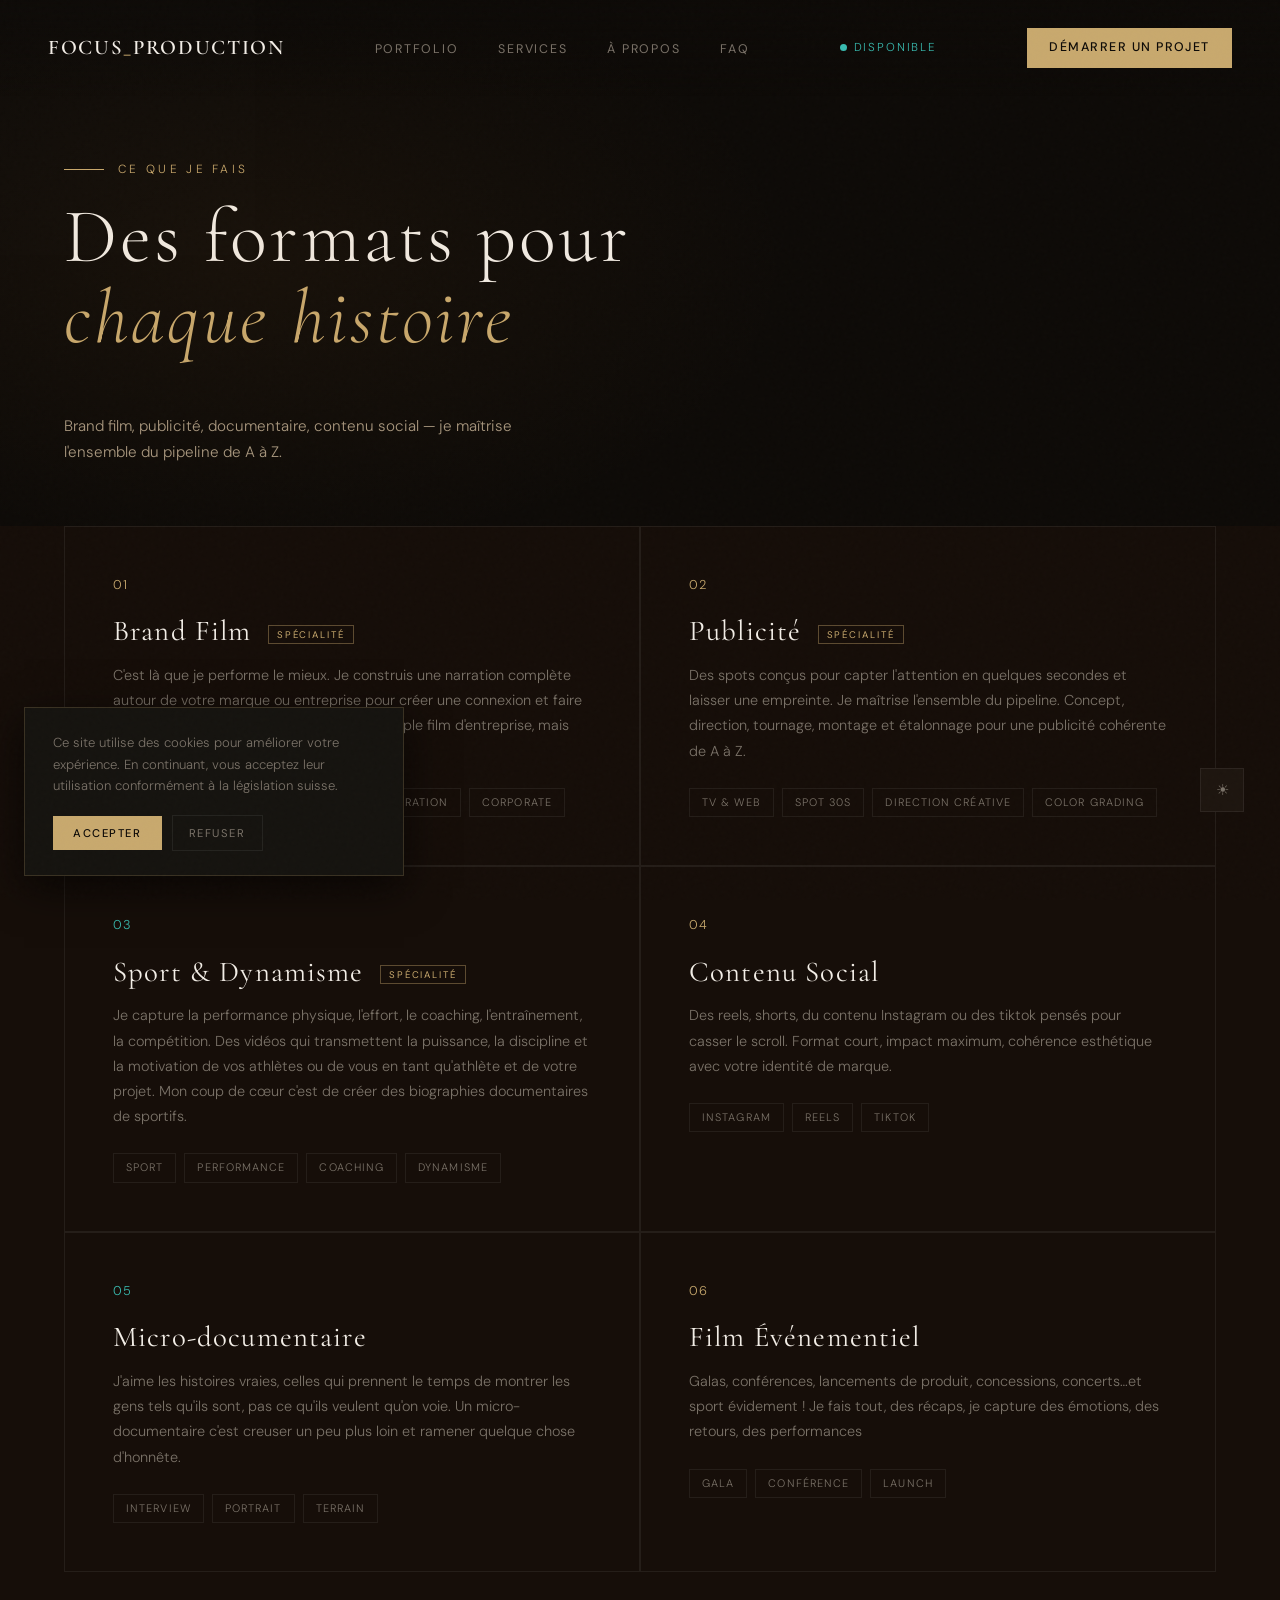
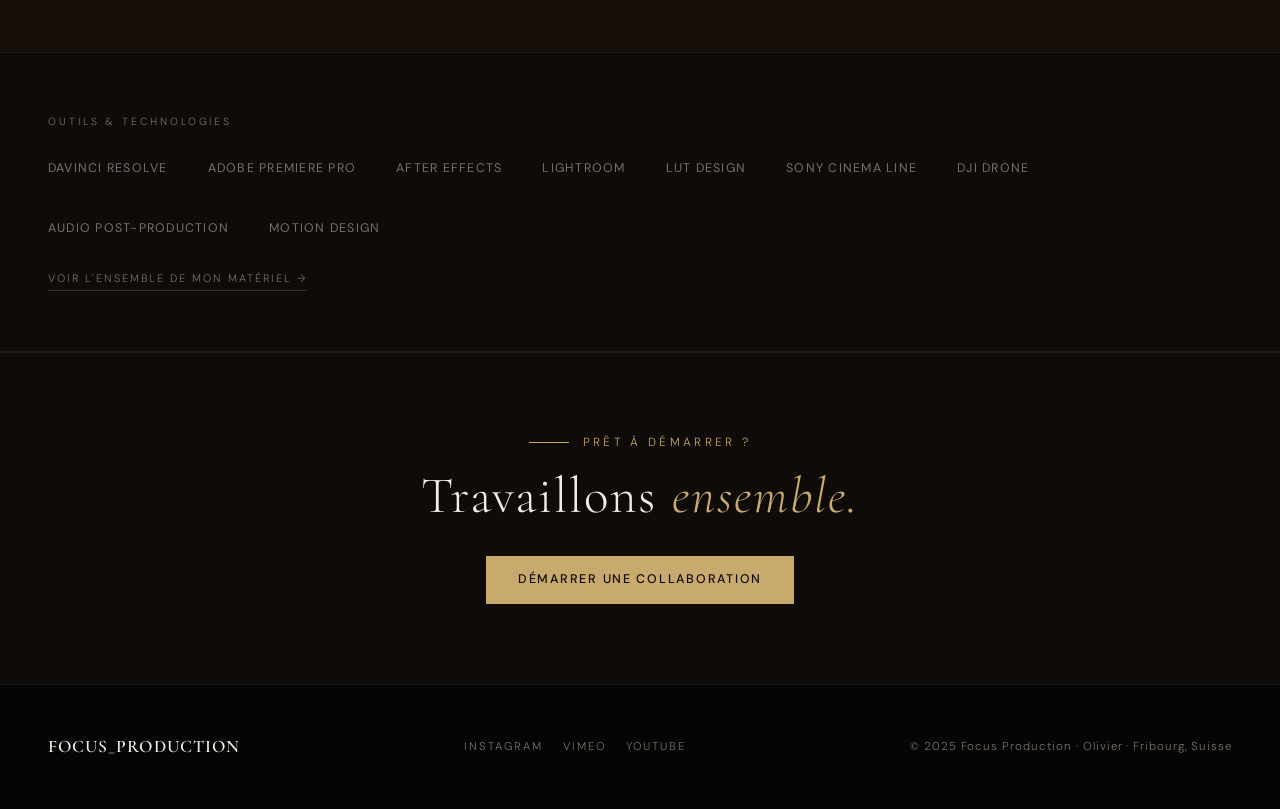
<file: services.html>
<!DOCTYPE html>
<html lang="fr">
<head>
  <meta charset="UTF-8">
  <meta name="viewport" content="width=device-width, initial-scale=1.0">
  <link rel="icon" type="image/svg+xml" href="data:image/svg+xml,%3Csvg xmlns='http://www.w3.org/2000/svg' viewBox='0 0 32 32'%3E%3Crect width='32' height='32' fill='%23080808'/%3E%3Ctext x='6' y='25' font-family='Georgia,serif' font-size='22' font-weight='bold' fill='%23c8a96e'%3EF%3C/text%3E%3C/svg%3E">
  <title>Services — Focus Production</title>
  <meta name="description" content="Services de production vidéo — Brand film, publicité, sport, contenu social, micro-documentaire et film événementiel. Fribourg, Suisse romande.">
  <meta name="robots" content="index, follow">
  <link rel="canonical" href="https://focus--production.vercel.app/services">
  <meta property="og:title" content="Services — Focus Production">
  <meta property="og:description" content="Brand film, publicité, sport & dynamisme, contenu social, micro-documentaire, film événementiel.">
  <meta property="og:type" content="website">
  <meta property="og:url" content="https://focus--production.vercel.app/services">
  <meta name="theme-color" content="#080808">
  <link rel="preconnect" href="https://fonts.googleapis.com">
  <link rel="preconnect" href="https://fonts.gstatic.com" crossorigin>
  <link href="https://fonts.googleapis.com/css2?family=Cormorant+Garamond:ital,wght@0,300;0,400;0,600;1,300;1,400;1,600&family=DM+Sans:opsz,wght@9..40,300;9..40,400;9..40,500&display=swap" rel="stylesheet">
  <link rel="stylesheet" href="assets/css/main.css">
  <link rel="stylesheet" href="assets/css/animations.css">
  <link rel="stylesheet" href="assets/css/components.css">
  <link rel="stylesheet" href="assets/css/responsive.css">
</head>
<body>

  <div id="scroll-progress"></div>
  <div id="page-transition"></div>

  <!-- NAV -->
  <nav id="navbar">
    <a class="nav-logo" href="/">FOCUS<span>_</span>PRODUCTION</a>
    <ul class="nav-links">
      <li><a href="/portfolio">Portfolio</a></li>
      <li><a href="/services" class="active">Services</a></li>
      <li><a href="/#about">À propos</a></li>
      <li><a href="/#faq">FAQ</a></li>
    </ul>
    <div class="nav-availability" id="availBadge"><span class="nav-avail-dot" id="availDot"></span><span id="availText">Disponible</span></div>
    <a class="nav-cta" href="/contact">Démarrer un projet</a>
    <div class="burger" id="burger" onclick="toggleMenu()">
      <span></span><span></span><span></span>
    </div>
  </nav>

  <!-- MOBILE MENU -->
  <div class="mobile-menu" id="mobileMenu">
    <a href="/portfolio" onclick="toggleMenu()">Portfolio</a>
    <a href="/services" onclick="toggleMenu()">Services</a>
    <a href="/#about" onclick="toggleMenu()">À propos</a>
    <a href="/#faq" onclick="toggleMenu()">FAQ</a>
    <a href="/contact" class="mobile-menu-cta" onclick="toggleMenu()">Démarrer un projet</a>
  </div>

  <!-- PAGE HEADER -->
  <section style="padding: 160px 64px 60px; position: relative; overflow: hidden;">
    <div style="position:absolute;inset:0;background:radial-gradient(ellipse 60% 80% at 20% 50%, rgba(196,124,46,0.06) 0%, transparent 70%);pointer-events:none;"></div>
    <div class="section-label reveal">Ce que je fais</div>
    <h1 class="section-title reveal" style="font-size:clamp(2.8rem,6vw,5rem);max-width:700px;">Des formats pour <em>chaque histoire</em></h1>
    <p class="reveal" style="font-family:var(--sans);font-size:0.95rem;color:var(--text-secondary);max-width:500px;margin-top:16px;line-height:1.7;">Brand film, publicité, documentaire, contenu social — je maîtrise l'ensemble du pipeline de A à Z.</p>
  </section>

  <!-- SERVICES -->
  <section id="services" style="padding: 0 64px 80px;">
    <div class="services-grid">
      <div class="service-item reveal"><div class="service-num">01</div><h3 class="service-name">Brand Film <span style="font-size:0.6rem;letter-spacing:0.2em;text-transform:uppercase;color:var(--gold);font-family:var(--sans);font-style:normal;margin-left:8px;border:1px solid rgba(200,169,110,0.4);padding:2px 8px;vertical-align:middle;">Spécialité</span></h3><p class="service-desc">C'est là que je performe le mieux. Je construis une narration complète autour de votre marque ou entreprise pour créer une connexion et faire passer un message clair. Ce n'est pas un simple film d'entreprise, mais une vraie histoire qui vous représente.</p><div class="service-tags"><span class="service-tag">Brand Identity</span><span class="service-tag">Storytelling</span><span class="service-tag">Narration</span><span class="service-tag">Corporate</span></div></div>
      <div class="service-item reveal reveal-delay-1"><div class="service-num">02</div><h3 class="service-name">Publicité <span style="font-size:0.6rem;letter-spacing:0.2em;text-transform:uppercase;color:var(--gold);font-family:var(--sans);font-style:normal;margin-left:8px;border:1px solid rgba(200,169,110,0.4);padding:2px 8px;vertical-align:middle;">Spécialité</span></h3><p class="service-desc">Des spots conçus pour capter l'attention en quelques secondes et laisser une empreinte. Je maîtrise l'ensemble du pipeline. Concept, direction, tournage, montage et étalonnage pour une publicité cohérente de A à Z.</p><div class="service-tags"><span class="service-tag">TV & Web</span><span class="service-tag">Spot 30s</span><span class="service-tag">Direction Créative</span><span class="service-tag">Color Grading</span></div></div>
      <div class="service-item reveal reveal-delay-2"><div class="service-num teal">03</div><h3 class="service-name">Sport & Dynamisme <span style="font-size:0.6rem;letter-spacing:0.2em;text-transform:uppercase;color:var(--gold);font-family:var(--sans);font-style:normal;margin-left:8px;border:1px solid rgba(200,169,110,0.4);padding:2px 8px;vertical-align:middle;">Spécialité</span></h3><p class="service-desc">Je capture la performance physique, l'effort, le coaching, l'entraînement, la compétition. Des vidéos qui transmettent la puissance, la discipline et la motivation de vos athlètes ou de vous en tant qu'athlète et de votre projet. Mon coup de cœur c'est de créer des biographies documentaires de sportifs.</p><div class="service-tags"><span class="service-tag">Sport</span><span class="service-tag">Performance</span><span class="service-tag">Coaching</span><span class="service-tag">Dynamisme</span></div></div>
      <div class="service-item reveal reveal-delay-3"><div class="service-num">04</div><h3 class="service-name">Contenu Social</h3><p class="service-desc">Des reels, shorts, du contenu Instagram ou des tiktok pensés pour casser le scroll. Format court, impact maximum, cohérence esthétique avec votre identité de marque.</p><div class="service-tags"><span class="service-tag">Instagram</span><span class="service-tag">Reels</span><span class="service-tag">TikTok</span></div></div>
      <div class="service-item reveal"><div class="service-num teal">05</div><h3 class="service-name">Micro-documentaire</h3><p class="service-desc">J'aime les histoires vraies, celles qui prennent le temps de montrer les gens tels qu'ils sont, pas ce qu'ils veulent qu'on voie. Un micro-documentaire c'est creuser un peu plus loin et ramener quelque chose d'honnête.</p><div class="service-tags"><span class="service-tag">Interview</span><span class="service-tag">Portrait</span><span class="service-tag">Terrain</span></div></div>
      <div class="service-item reveal reveal-delay-1"><div class="service-num">06</div><h3 class="service-name">Film Événementiel</h3><p class="service-desc">Galas, conférences, lancements de produit, concessions, concerts…et sport évidement ! Je fais tout, des récaps, je capture des émotions, des retours, des performances</p><div class="service-tags"><span class="service-tag">Gala</span><span class="service-tag">Conférence</span><span class="service-tag">Launch</span></div></div>
    </div>
  </section>

  <!-- TOOLS -->
  <div class="tools-strip reveal">
    <p class="tools-label">Outils & Technologies</p>
    <div class="tools-list">
      <span class="tool-item">DaVinci Resolve</span>
      <span class="tool-item">Adobe Premiere Pro</span>
      <span class="tool-item">After Effects</span>
      <span class="tool-item">Lightroom</span>
      <span class="tool-item">LUT Design</span>
      <span class="tool-item">Sony Cinema Line</span>
      <span class="tool-item">DJI Drone</span>
      <span class="tool-item">Audio Post-Production</span>
      <span class="tool-item">Motion Design</span>
    </div>
    <p style="margin-top:24px;">
      <a href="https://tools.thoproduction.fr/materiel-professionnel/F0cusProduction" target="_blank" style="font-size:0.68rem;letter-spacing:0.18em;text-transform:uppercase;color:var(--text-muted);text-decoration:none;display:inline-flex;align-items:center;gap:10px;transition:color 0.2s;border-bottom:1px solid rgba(200,169,110,0.25);padding-bottom:3px;" onmouseover="this.style.color='var(--gold)';this.style.borderColor='var(--gold)'" onmouseout="this.style.color='var(--text-muted)';this.style.borderColor='rgba(200,169,110,0.25)'">Voir l'ensemble de mon matériel →</a>
    </p>
  </div>

  <!-- CTA CONTACT -->
  <section style="padding:80px 64px;text-align:center;border-top:1px solid var(--border);">
    <div class="section-label reveal" style="justify-content:center;">Prêt à démarrer ?</div>
    <h2 class="section-title reveal" style="font-size:clamp(2rem,4vw,3.2rem);margin:16px auto 32px;">Travaillons <em>ensemble.</em></h2>
    <a class="btn-primary reveal" href="/contact">Démarrer une collaboration</a>
  </section>

  <!-- COOKIE NOTICE -->
  <div id="cookie-notice">
    <p class="cookie-text">Ce site utilise des cookies pour améliorer votre expérience. En continuant, vous acceptez leur utilisation conformément à la législation suisse.</p>
    <div class="cookie-btns">
      <button class="cookie-btn" onclick="acceptCookies()">Accepter</button>
      <button class="cookie-btn-decline" onclick="declineCookies()">Refuser</button>
    </div>
  </div>

  <!-- THEME TOGGLE -->
  <div id="theme-toggle" onclick="toggleTheme()" title="Mode clair/sombre">☀</div>

  <!-- BACK TO TOP -->
  <div id="back-to-top" onclick="window.scrollTo({top:0,behavior:'smooth'})">↑</div>

  <!-- SITE BANNER -->
  <div id="site-banner" style="display:none;"></div>

  <!-- FOOTER -->
  <footer>
    <a class="footer-logo" href="/">FOCUS<span>_</span>PRODUCTION</a>
    <div class="footer-socials">
      <a class="footer-social" href="https://www.instagram.com/f0cus_prod/" target="_blank">Instagram</a>
      <a class="footer-social" href="https://vimeo.com/user233951784" target="_blank">Vimeo</a>
      <a class="footer-social" href="https://www.youtube.com/@Focus_production-OS/videos" target="_blank">YouTube</a>
    </div>
    <span class="footer-copy">© 2025 Focus Production · Olivier · Fribourg, Suisse</span>
  </footer>

  <script src="assets/js/animations.js"></script>
  <script src="assets/js/main.js"></script>
</body>
</html>
</file>
<file: assets/css/main.css>
/* ══════════════════════════════════════════════════════
   FOCUS_PRODUCTION — main.css
   Variables, reset, base, grain, scroll progress
   ══════════════════════════════════════════════════════ */

/* ── Variables ── */
:root {
  /* Fonds — noirs chauds bois brûlé, zéro digital */
  --bg-primary:   #0e0b08;
  --bg-secondary: #160e09;
  --bg-surface:   #1e1610;

  /* Aliases courts pour compatibilité */
  --bg:  var(--bg-primary);
  --bg2: var(--bg-secondary);
  --bg3: var(--bg-surface);

  /* Or — conservé mais décliné */
  --gold:      #c8a96e;
  --gold-warm: #d4a96a;
  --gold-dim:  rgba(200, 169, 110, 0.12);

  /* Texte — blanc cassé chaud, jamais #ffffff pur */
  --text-primary:   #f2ede6;
  --text-secondary: #a89880;
  --text-muted:     #7a7268;

  /* Aliases texte */
  --text: var(--text-primary);

  /* Bordures */
  --border: rgba(242, 237, 230, 0.07);

  /* Accents */
  --teal: #3abcb1;

  /* Typographies */
  --serif: 'Cormorant Garamond', Georgia, serif;
  --sans:  'DM Sans', sans-serif;

  /* Effets — grain réduit */
  --grain-opacity:     0.012;
  --vignette-strength: 0.4;
}

/* ── Reset ── */
*, *::before, *::after {
  box-sizing: border-box;
  margin: 0;
  padding: 0;
}

html {
  scroll-behavior: smooth;
  font-size: 16px;
}

/* ── Base body ── */
body {
  background: var(--bg);
  color: var(--text);
  font-family: var(--sans);
  font-weight: 300;
  line-height: 1.6;
  overflow-x: hidden;
  -webkit-font-smoothing: antialiased;
  -moz-osx-font-smoothing: grayscale;
}

/* ── Grain pellicule ── */
body::before {
  content: '';
  position: fixed;
  inset: 0;
  background-image: url("data:image/svg+xml,%3Csvg viewBox='0 0 256 256' xmlns='http://www.w3.org/2000/svg'%3E%3Cfilter id='noise'%3E%3CfeTurbulence type='fractalNoise' baseFrequency='0.9' numOctaves='4' stitchTiles='stitch'/%3E%3C/filter%3E%3Crect width='100%25' height='100%25' filter='url(%23noise)' opacity='1'/%3E%3C/svg%3E");
  pointer-events: none;
  z-index: 9000;
  opacity: var(--grain-opacity);
  animation: grain-drift 8s steps(4) infinite;
  will-change: transform;
}

/* ── Barre de progression scroll ── */
#scroll-progress {
  position: fixed;
  top: 0;
  left: 0;
  height: 1px;
  background: var(--gold);
  z-index: 9999;
  width: 0%;
  transition: width 0.1s linear;
  pointer-events: none;
}

/* ── Scroll margin top pour nav sticky ── */
[id] {
  scroll-margin-top: 80px;
}

/* ── Typographie de base ── */
h1, h2, h3, h4, h5, h6 {
  font-family: var(--serif);
  font-weight: 300;
  line-height: 1.1;
  letter-spacing: 0.04em;
  color: var(--text);
}

p {
  color: var(--text-muted);
  line-height: 1.7;
}

a {
  color: inherit;
  text-decoration: none;
}

img, video {
  max-width: 100%;
  display: block;
}

button {
  font-family: var(--sans);
  cursor: pointer;
  border: none;
  background: none;
}

/* ── Utilitaires ── */
.section-label {
  font-size: 0.74rem;
  letter-spacing: 0.28em;
  text-transform: uppercase;
  color: var(--gold);
  display: flex;
  align-items: center;
  gap: 14px;
  margin-bottom: 18px;
}

.section-label::before {
  content: '';
  width: 40px;
  height: 1px;
  background: var(--gold);
  flex-shrink: 0;
  transition: width 0.8s ease;
}

.section-title {
  font-family: var(--serif);
  font-size: clamp(2.5rem, 5vw, 4.5rem);
  font-weight: 300;
  line-height: 1.05;
  letter-spacing: 0.04em;
  margin-bottom: 56px;
}

.section-title em {
  font-style: italic;
  color: var(--gold);
}

/* ── Boutons ── */
.btn-primary {
  font-size: 0.78rem;
  letter-spacing: 0.14em;
  text-transform: uppercase;
  color: var(--bg);
  background: var(--gold);
  padding: 14px 32px;
  text-decoration: none;
  font-weight: 500;
  font-family: var(--sans);
  transition: background 0.25s, transform 0.25s;
  display: inline-block;
  border-radius: 0;
}

.btn-primary:hover {
  background: var(--gold-warm);
  transform: translateY(-2px);
  color: var(--bg);
}

.btn-ghost {
  font-size: 0.78rem;
  letter-spacing: 0.14em;
  text-transform: uppercase;
  color: var(--text-muted);
  text-decoration: none;
  display: flex;
  align-items: center;
  gap: 10px;
  transition: color 0.2s;
}

.btn-ghost:hover {
  color: var(--text);
}

.btn-ghost::after {
  content: '→';
  transition: transform 0.2s;
}

.btn-ghost:hover::after {
  transform: translateX(4px);
}

/* ── Séparateur or ── */
.gold-line {
  width: 100%;
  height: 1px;
  background: var(--gold);
  opacity: 0.2;
}

/* ── Page transition (intro) ── */
#page-transition {
  position: fixed;
  inset: 0;
  background: #000;
  z-index: 99999;
  pointer-events: none;
  animation: pageReveal 1.2s cubic-bezier(0.77, 0, 0.175, 1) forwards;
}
</file>
<file: assets/css/animations.css>
/* ══════════════════════════════════════════════════════
   FOCUS_PRODUCTION — animations.css
   Keyframes, reveal system, stagger, transitions
   ══════════════════════════════════════════════════════ */

/* ── Keyframes ── */
@keyframes fadeUp {
  from { opacity: 0; transform: translateY(24px); }
  to   { opacity: 1; transform: translateY(0); }
}

@keyframes fadeIn {
  from { opacity: 0; }
  to   { opacity: 1; }
}

@keyframes scrollDown {
  0%   { transform: translateY(-100%); opacity: 0; }
  30%  { opacity: 1; }
  100% { transform: translateY(200%); opacity: 0; }
}

@keyframes ticker {
  from { transform: translateX(0); }
  to   { transform: translateX(-50%); }
}

@keyframes pulse {
  0%, 100% { opacity: 1; transform: scale(1); }
  50%       { opacity: 0.5; transform: scale(0.8); }
}

@keyframes grain-drift {
  0%   { transform: translate(0, 0); }
  25%  { transform: translate(-1%, 1%); }
  50%  { transform: translate(1%, -1%); }
  75%  { transform: translate(-1%, -1%); }
  100% { transform: translate(0, 0); }
}

@keyframes pageReveal {
  0%   { opacity: 1; }
  60%  { opacity: 1; }
  100% { opacity: 0; }
}

@keyframes tapRipple {
  from { opacity: 1; transform: scale(0.5); }
  to   { opacity: 0; transform: scale(2); }
}

/* ── Système de reveal au scroll ── */
/* Par défaut visible (no-JS fallback) */
.reveal {
  opacity: 1;
  transform: none;
}

/* Avec JS actif, on reset puis on révèle */
.js-ready .reveal {
  opacity: 0;
  transform: translateY(28px);
  transition: opacity 0.7s ease, transform 0.7s ease;
}

.js-ready .reveal.visible {
  opacity: 1;
  transform: none;
}

.js-ready .reveal-delay-1 { transition-delay: 0.1s; }
.js-ready .reveal-delay-2 { transition-delay: 0.2s; }
.js-ready .reveal-delay-3 { transition-delay: 0.3s; }
.js-ready .reveal-delay-4 { transition-delay: 0.4s; }

/* ── Stagger — service items ── */
.js-ready .service-item {
  opacity: 0;
  transform: translateY(20px);
  transition: opacity 0.6s ease, transform 0.6s ease;
}

.js-ready .service-item.visible {
  opacity: 1;
  transform: none;
}

.js-ready .service-item:nth-child(1) { transition-delay: 0s; }
.js-ready .service-item:nth-child(2) { transition-delay: 0.08s; }
.js-ready .service-item:nth-child(3) { transition-delay: 0.16s; }
.js-ready .service-item:nth-child(4) { transition-delay: 0.24s; }
.js-ready .service-item:nth-child(5) { transition-delay: 0.32s; }
.js-ready .service-item:nth-child(6) { transition-delay: 0.40s; }

/* ── Stagger — process steps ── */
.js-ready .process-step {
  opacity: 0;
  transform: translateY(24px);
  transition: opacity 0.6s ease, transform 0.6s ease;
}

.js-ready .process-step.visible {
  opacity: 1;
  transform: none;
}

.js-ready .process-step:nth-child(1) { transition-delay: 0s; }
.js-ready .process-step:nth-child(2) { transition-delay: 0.1s; }
.js-ready .process-step:nth-child(3) { transition-delay: 0.2s; }
.js-ready .process-step:nth-child(4) { transition-delay: 0.3s; }

/* ── Stagger — testimonials ── */
.js-ready .testi-card {
  opacity: 0;
  transform: translateY(20px);
  transition: opacity 0.6s ease, transform 0.6s ease;
}

.js-ready .testi-card.visible {
  opacity: 1;
  transform: none;
}

.js-ready .testi-card:nth-child(1) { transition-delay: 0s; }
.js-ready .testi-card:nth-child(2) { transition-delay: 0.12s; }
.js-ready .testi-card:nth-child(3) { transition-delay: 0.24s; }

/* ── Stagger — portfolio cards ── */
.js-ready .proj-card {
  opacity: 0;
  transform: translateY(16px);
  transition: opacity 0.55s ease, transform 0.55s ease;
}

.js-ready .proj-card.visible {
  opacity: 1;
  transform: none;
}

.js-ready .proj-card:nth-child(1) { transition-delay: 0s; }
.js-ready .proj-card:nth-child(2) { transition-delay: 0.08s; }
.js-ready .proj-card:nth-child(3) { transition-delay: 0.16s; }
.js-ready .proj-card:nth-child(4) { transition-delay: 0.24s; }
.js-ready .proj-card:nth-child(5) { transition-delay: 0.32s; }
.js-ready .proj-card:nth-child(6) { transition-delay: 0.40s; }
.js-ready .proj-card:nth-child(7) { transition-delay: 0.48s; }

/* Filtered-out override */
.proj-card.filtered-out {
  display: none !important;
}

/* ── Hero animations (CSS, appliquées sans JS) ── */
.hero-tag {
  opacity: 0;
  animation: fadeUp 0.8s 0.3s forwards;
}

.hero-title {
  opacity: 0;
  animation: fadeUp 0.9s 0.5s forwards;
}

.hero-sub {
  opacity: 0;
  animation: fadeUp 0.9s 0.7s forwards;
}

.hero-actions {
  opacity: 0;
  animation: fadeUp 0.9s 0.9s forwards;
}

.hero-scroll {
  opacity: 0;
  animation: fadeIn 1s 1.2s forwards;
}

.hero-stats {
  opacity: 0;
  animation: fadeIn 1s 1s forwards;
}

/* ── Transitions images portfolios ── */
.proj-img {
  transition: transform 0.8s cubic-bezier(0.25, 0.46, 0.45, 0.94), filter 0.5s, opacity 0.3s;
}

/* ── Testi card hover lift ── */
.testi-card {
  transition: border-color 0.3s ease, transform 0.3s ease, background 0.3s ease;
}

.testi-card:hover {
  transform: translateY(-4px);
}

/* ── About image zoom ── */
.about-img-main {
  transition: transform 0.8s ease, filter 0.4s;
}

.about-visual:hover .about-img-main {
  transform: scale(1.02);
}

/* ── Section label line grow ── */
.js-ready .reveal.visible .section-label::before {
  width: 40px;
}
</file>
<file: assets/css/components.css>
/* ══════════════════════════════════════════════════════
   FOCUS_PRODUCTION — components.css
   Nav, footer, hero, cards, modals, UI components
   ══════════════════════════════════════════════════════ */

/* ── Curseur personnalisé ── */
#cursor {
  position: fixed;
  width: 4px;
  height: 4px;
  background: var(--gold);
  border-radius: 50%;
  pointer-events: none;
  z-index: 9999;
  left: -100px;
  top: -100px;
  transform: translate(-50%, -50%);
  transition: width 0.2s, height 0.2s;
}

#cursor-ring {
  position: fixed;
  width: 24px;
  height: 24px;
  border: 1px solid rgba(242, 237, 230, 0.4);
  border-radius: 50%;
  pointer-events: none;
  z-index: 9998;
  left: -100px;
  top: -100px;
  transform: translate(-50%, -50%);
  transition: width 0.3s, height 0.3s, border-color 0.3s;
}

/* ── NAV ── */
nav {
  position: fixed;
  top: 0;
  left: 0;
  right: 0;
  z-index: 1000;
  display: flex;
  align-items: center;
  justify-content: space-between;
  padding: 28px 48px;
  background: linear-gradient(to bottom, rgba(14, 11, 8, 0.95), transparent);
  transition: background 0.3s, padding 0.3s, border-color 0.3s;
}

nav.scrolled {
  background: rgba(14, 11, 8, 0.92);
  backdrop-filter: blur(12px);
  -webkit-backdrop-filter: blur(12px);
  padding: 18px 48px;
  border-bottom: 1px solid var(--border);
}

.nav-logo {
  font-family: var(--serif);
  font-size: 1.3rem;
  font-weight: 600;
  letter-spacing: 0.08em;
  color: var(--text);
  text-decoration: none;
}

.nav-logo span {
  color: var(--gold);
}

.nav-links {
  display: flex;
  gap: 40px;
  list-style: none;
}

.nav-links a {
  font-size: 0.78rem;
  font-weight: 400;
  letter-spacing: 0.14em;
  text-transform: uppercase;
  color: var(--text-muted);
  text-decoration: none;
  transition: color 0.2s;
  position: relative;
}

.nav-links a::after {
  content: '';
  position: absolute;
  bottom: -3px;
  left: 0;
  width: 0;
  height: 1px;
  background: var(--gold);
  transition: width 0.3s;
  box-shadow: 0 0 6px rgba(200, 169, 110, 0.4);
}

.nav-links a:hover,
.nav-links a.nav-active {
  color: var(--text);
}

.nav-links a:hover::after,
.nav-links a.nav-active::after {
  width: 100%;
}

.nav-cta {
  font-size: 0.78rem;
  letter-spacing: 0.12em;
  text-transform: uppercase;
  color: var(--bg);
  background: var(--gold);
  padding: 10px 22px;
  text-decoration: none;
  font-weight: 500;
  transition: background 0.2s, transform 0.2s;
  border-radius: 0;
}

.nav-cta:hover {
  background: var(--gold-warm);
  transform: translateY(-1px);
  color: var(--bg);
}

.nav-availability {
  display: flex;
  align-items: center;
  gap: 7px;
  font-size: 0.72rem;
  letter-spacing: 0.16em;
  text-transform: uppercase;
  color: var(--teal);
}

.nav-avail-dot {
  width: 7px;
  height: 7px;
  border-radius: 50%;
  background: var(--teal);
  animation: pulse 2s ease-in-out infinite;
  flex-shrink: 0;
}

.nav-availability.unavailable {
  color: #e05c5c;
}

.nav-availability.unavailable .nav-avail-dot {
  background: #e05c5c;
  box-shadow: 0 0 6px #e05c5c;
  animation: none;
}

/* ── Hamburger burger ── */
.burger {
  display: none;
  flex-direction: column;
  gap: 5px;
  cursor: pointer;
  padding: 4px;
  z-index: 1100;
}

.burger span {
  display: block;
  width: 24px;
  height: 1.5px;
  background: var(--text);
  transition: all 0.3s;
}

.burger.open span:nth-child(1) { transform: translateY(6.5px) rotate(45deg); }
.burger.open span:nth-child(2) { opacity: 0; transform: scaleX(0); }
.burger.open span:nth-child(3) { transform: translateY(-6.5px) rotate(-45deg); }

/* ── Menu mobile ── */
.mobile-menu {
  position: fixed;
  inset: 0;
  background: rgba(14, 11, 8, 0.98);
  backdrop-filter: blur(16px);
  z-index: 1050;
  display: flex;
  flex-direction: column;
  align-items: center;
  justify-content: center;
  gap: 40px;
  opacity: 0;
  pointer-events: none;
  transition: opacity 0.4s;
}

.mobile-menu.open {
  opacity: 1;
  pointer-events: all;
}

.mobile-menu a {
  font-family: var(--serif);
  font-size: clamp(2.5rem, 8vw, 4rem);
  font-weight: 300;
  color: var(--text);
  text-decoration: none;
  letter-spacing: 0.04em;
  opacity: 0;
  transform: translateY(20px);
  transition: color 0.2s, opacity 0.4s, transform 0.4s;
}

.mobile-menu.open a {
  opacity: 1;
  transform: translateY(0);
}

.mobile-menu.open a:nth-child(1) { transition-delay: 0.1s; }
.mobile-menu.open a:nth-child(2) { transition-delay: 0.17s; }
.mobile-menu.open a:nth-child(3) { transition-delay: 0.24s; }
.mobile-menu.open a:nth-child(4) { transition-delay: 0.31s; }
.mobile-menu.open a:nth-child(5) { transition-delay: 0.38s; }

.mobile-menu a:hover { color: var(--gold); }

.mobile-menu-cta {
  font-size: 0.78rem !important;
  letter-spacing: 0.14em !important;
  text-transform: uppercase;
  color: var(--bg) !important;
  background: var(--gold);
  padding: 14px 32px;
  font-family: var(--sans) !important;
  transition-delay: 0.45s !important;
  border-radius: 0;
}

/* ── BANNIÈRE D'ANNONCE ── */
#site-banner {
  display: none;
  position: fixed;
  right: 24px;
  top: 140px;
  z-index: 150;
  background: rgba(14, 11, 8, 0.95);
  border: 1px solid rgba(200, 169, 110, 0.35);
  backdrop-filter: blur(12px);
  padding: 12px 16px;
  max-width: 260px;
}

#site-banner.visible { display: block; }

#banner-msg {
  display: block;
  font-size: 0.72rem;
  letter-spacing: 0.08em;
  color: var(--gold);
  line-height: 1.6;
  padding-right: 20px;
}

#banner-close {
  position: absolute;
  top: 8px;
  right: 8px;
  background: none;
  border: none;
  color: rgba(200, 169, 110, 0.5);
  cursor: pointer;
  font-size: 1rem;
  line-height: 1;
  padding: 0;
  transition: color 0.2s;
}

#banner-close:hover { color: var(--gold); }

/* ── HERO ── */
#hero {
  position: relative;
  min-height: 100vh;
  display: flex;
  flex-direction: column;
  justify-content: flex-end;
  padding: 0 48px 80px;
  overflow: hidden;
}

.hero-bg {
  position: absolute;
  inset: 0;
  overflow: hidden;
  background: linear-gradient(160deg, #150c07 0%, var(--bg) 45%, #100b08 100%);
}

.hero-bg-img {
  position: absolute;
  top: -15%;
  left: 0;
  width: 100%;
  height: 130%;
  object-fit: cover;
  opacity: 0.28;
  mix-blend-mode: normal;
  filter: saturate(0.55) brightness(0.85) sepia(0.12);
  will-change: transform;
}

.hero-lines {
  position: absolute;
  top: 0;
  left: 0;
  right: 0;
  height: 120px;
  background: linear-gradient(to bottom, rgba(14, 9, 5, 0.9) 0%, rgba(14, 9, 5, 0.3) 70%, transparent 100%);
  z-index: 2;
}

.hero-lines-bottom {
  position: absolute;
  bottom: 0;
  left: 0;
  right: 0;
  height: 160px;
  background: linear-gradient(to top, rgba(14, 9, 5, 0.95) 0%, rgba(14, 9, 5, 0.4) 60%, transparent 100%);
  z-index: 2;
}

.hero-ratio {
  position: absolute;
  bottom: 8px;
  left: 48px;
  font-size: 0.58rem;
  letter-spacing: 0.25em;
  color: rgba(200, 169, 110, 0.4);
  text-transform: uppercase;
  z-index: 3;
}

.hero-content {
  position: relative;
  z-index: 5;
  max-width: 900px;
}

.hero-tag-line {
  display: flex;
  align-items: center;
  gap: 10px;
  margin-bottom: 28px;
  white-space: nowrap;
}

.hero-tag-dash {
  width: 32px;
  height: 1px;
  background: var(--gold);
  flex-shrink: 0;
}

.hero-tag-prefix,
.hero-tag-suffix,
#rotatingText {
  font-family: var(--sans);
  font-size: 0.72rem;
  letter-spacing: 0.22em;
  text-transform: uppercase;
  color: var(--gold);
  flex-shrink: 0;
}

.hero-tag-rotating-wrap {
  display: inline-flex;
  align-items: center;
  overflow: hidden;
  width: 88px;
  flex-shrink: 0;
}

#rotatingText {
  display: inline-block;
  white-space: nowrap;
  transition: opacity 0.35s ease, transform 0.35s ease;
}

.hero-title {
  font-family: var(--serif);
  font-size: clamp(3.5rem, 8vw, 7.5rem);
  font-weight: 300;
  line-height: 0.95;
  letter-spacing: 0.02em;
  margin-bottom: 36px;
  color: var(--text);
}

.hero-title em {
  font-style: italic;
  color: var(--gold);
}

.hero-title .line2 {
  display: block;
  padding-left: 80px;
}

.hero-sub {
  font-size: 1rem;
  font-weight: 300;
  color: rgba(242, 237, 230, 0.65);
  max-width: 440px;
  line-height: 1.7;
  margin-bottom: 48px;
}

.hero-actions {
  display: flex;
  align-items: center;
  gap: 32px;
}

.hero-scroll {
  position: absolute;
  right: 48px;
  bottom: 90px;
  z-index: 5;
  display: flex;
  flex-direction: column;
  align-items: center;
  gap: 12px;
}

.hero-scroll span {
  font-size: 0.6rem;
  letter-spacing: 0.22em;
  text-transform: uppercase;
  color: var(--text-muted);
  writing-mode: vertical-rl;
}

.scroll-line {
  width: 1px;
  height: 60px;
  background: var(--border);
  position: relative;
  overflow: hidden;
}

.scroll-line::after {
  content: '';
  position: absolute;
  top: 0;
  left: 0;
  right: 0;
  height: 30px;
  background: var(--teal);
  animation: scrollDown 1.8s ease-in-out infinite;
}

.hero-stats {
  position: absolute;
  right: 48px;
  bottom: 220px;
  z-index: 5;
  display: flex;
  flex-direction: column;
  gap: 20px;
  text-align: right;
}

.stat-item {
  display: flex;
  flex-direction: column;
}

.stat-num {
  font-family: var(--serif);
  font-size: 2rem;
  font-weight: 300;
  color: var(--text);
  line-height: 1;
}

.stat-num.teal { color: var(--teal); }

.stat-label {
  font-size: 0.65rem;
  letter-spacing: 0.18em;
  text-transform: uppercase;
  color: var(--text-muted);
}

.stat-label.teal-label {
  color: var(--teal);
  opacity: 0.75;
}

/* ── TICKER GOLD ── */
.ticker-wrap {
  overflow: hidden;
  background: var(--gold);
  padding: 14px 0;
  white-space: nowrap;
}

.ticker-content {
  display: inline-block;
  animation: ticker 22s linear infinite;
}

.ticker-content span {
  font-size: 0.72rem;
  letter-spacing: 0.2em;
  text-transform: uppercase;
  color: var(--bg);
  font-weight: 500;
  padding: 0 32px;
}

.ticker-dot { color: rgba(8, 8, 8, 0.4); }

/* ── CLIENTS TICKER ── */
.clients-wrap {
  background: var(--bg2);
  border-top: 1px solid var(--border);
  border-bottom: 1px solid var(--border);
  padding: 48px;
  overflow: hidden;
}

.clients-label {
  font-size: 0.65rem;
  letter-spacing: 0.28em;
  text-transform: uppercase;
  color: var(--text-muted);
  text-align: center;
  margin-bottom: 36px;
}

.clients-track-wrap { overflow: hidden; }

.clients-track {
  display: flex;
  align-items: center;
  gap: 0;
  width: max-content;
  will-change: transform;
}

.clients-wrap:hover .clients-track {
  animation-play-state: paused;
}

.client-item {
  display: flex;
  flex-direction: column;
  align-items: center;
  gap: 10px;
  padding: 0 48px;
  border-right: 1px solid var(--border);
  transition: opacity 0.3s;
  opacity: 0.5;
  min-width: 200px;
}

.client-item:hover { opacity: 1; }

.client-logo-box {
  display: flex;
  align-items: center;
  justify-content: center;
  height: 50px;
  filter: grayscale(0.2);
}

.client-name {
  font-size: 0.62rem;
  letter-spacing: 0.2em;
  text-transform: uppercase;
  color: var(--text-muted);
}

/* ── SHOWREEL ── */
#showreel {
  padding: 100px 48px;
  background: var(--bg2);
}

.showreel-frame {
  position: relative;
  aspect-ratio: 16 / 9;
  background: var(--bg3);
  overflow: hidden;
  cursor: pointer;
  max-width: 1100px;
  margin: 0 auto;
}

.showreel-frame img {
  width: 100%;
  height: 100%;
  object-fit: cover;
  opacity: 0.6;
  transition: opacity 0.4s, transform 0.6s;
}

.showreel-frame:hover img {
  opacity: 0.5;
  transform: scale(1.02);
}

.play-btn {
  position: absolute;
  top: 50%;
  left: 50%;
  transform: translate(-50%, -50%);
  width: 80px;
  height: 80px;
  border: 1px solid var(--gold);
  border-radius: 0;
  display: flex;
  align-items: center;
  justify-content: center;
  transition: all 0.3s;
}

.play-btn::after {
  content: '';
  width: 0;
  height: 0;
  border-left: 22px solid var(--gold);
  border-top: 13px solid transparent;
  border-bottom: 13px solid transparent;
  margin-left: 5px;
}

.showreel-frame:hover .play-btn {
  width: 92px;
  height: 92px;
  background: rgba(200, 169, 110, 0.10);
  border-color: var(--gold-warm);
}

.showreel-caption {
  text-align: center;
  margin-top: 24px;
  font-family: var(--serif);
  font-size: 1rem;
  font-style: italic;
  color: var(--text-muted);
}

.showreel-coming {
  position: absolute;
  inset: 0;
  display: flex;
  flex-direction: column;
  align-items: center;
  justify-content: center;
  gap: 12px;
}

.coming-label {
  font-size: 0.7rem;
  letter-spacing: 0.28em;
  text-transform: uppercase;
  color: var(--gold);
  border: 1px solid rgba(200, 169, 110, 0.4);
  padding: 7px 18px;
}

.showreel-coming p {
  font-family: var(--serif);
  font-size: 1.4rem;
  font-style: italic;
  color: var(--text-muted);
}

/* ── PORTFOLIO ── */
#portfolio {
  padding: 100px 48px;
  background: var(--bg);
}

.portfolio-header {
  display: flex;
  align-items: flex-end;
  justify-content: space-between;
  margin-bottom: 64px;
}

.view-all-link {
  font-size: 0.75rem;
  letter-spacing: 0.15em;
  text-transform: uppercase;
  color: var(--text-muted);
  text-decoration: none;
  transition: color 0.2s;
}

.view-all-link:hover { color: var(--gold); }

.filter-tabs {
  display: flex;
  gap: 10px;
  margin-bottom: 40px;
  flex-wrap: wrap;
}

.filter-tab {
  font-size: 0.75rem;
  letter-spacing: 0.14em;
  text-transform: uppercase;
  padding: 8px 20px;
  border: 1px solid var(--border);
  background: none;
  color: var(--text-muted);
  cursor: pointer;
  transition: all 0.2s;
  font-family: var(--sans);
  border-radius: 0;
}

.filter-tab:hover,
.filter-tab.active {
  border-color: var(--gold);
  color: var(--gold);
  background: var(--gold-dim);
}

.portfolio-count {
  font-size: 0.65rem;
  letter-spacing: 0.28em;
  text-transform: uppercase;
  color: var(--text-muted);
  margin-bottom: 32px;
  display: flex;
  align-items: center;
  gap: 12px;
}

.portfolio-count span {
  font-family: var(--serif);
  font-size: 1.1rem;
  color: var(--gold);
}

.portfolio-grid {
  display: grid;
  grid-template-columns: repeat(12, 1fr);
  gap: 28px;
}

/* Card classes */
.proj-card {
  position: relative;
  overflow: hidden;
  background: var(--bg3);
  cursor: pointer;
}

.proj-card.large  { grid-column: span 8; }
.proj-card.medium { grid-column: span 4; }
.proj-card.half   { grid-column: span 6; }
.proj-card.full   { grid-column: span 12; }

.proj-card.snack-vertical {
  grid-column: span 4;
  aspect-ratio: 9 / 16;
}

.proj-img {
  width: 100%;
  height: 100%;
  aspect-ratio: 16 / 10;
  object-fit: cover;
  filter: brightness(0.75) saturate(0.9);
}

.proj-card.medium .proj-img { aspect-ratio: 3 / 4; }
.proj-card.full   .proj-img { aspect-ratio: 21 / 9; }
.proj-card.half   .proj-img { aspect-ratio: 16 / 10; }

.proj-card.snack-vertical .proj-img,
.proj-card.snack-vertical .snack-img {
  width: 100%;
  height: 100%;
  aspect-ratio: 9 / 16;
  object-fit: cover;
}

.proj-card:hover .proj-img {
  transform: scale(1.05);
  filter: brightness(0.55) saturate(0.8);
}

.proj-overlay {
  position: absolute;
  inset: 0;
  background: linear-gradient(to top, rgba(0, 0, 0, 0.85) 0%, rgba(0, 0, 0, 0.1) 50%, transparent 100%);
  display: flex;
  flex-direction: column;
  justify-content: flex-end;
  padding: 32px;
  pointer-events: none;
}

.proj-num {
  position: absolute;
  top: 20px;
  left: 20px;
  font-family: var(--serif);
  font-size: 0.7rem;
  color: rgba(200, 169, 110, 0.45);
  letter-spacing: 0.15em;
  z-index: 5;
  transition: opacity 0.3s;
}

.proj-card:hover .proj-num { opacity: 0; }

.proj-category {
  font-size: 0.65rem;
  letter-spacing: 0.22em;
  text-transform: uppercase;
  color: var(--gold);
  margin-bottom: 8px;
  transform: translateY(8px);
  transition: transform 0.4s;
}

.proj-card:hover .proj-category { transform: translateY(0); }

.proj-title {
  font-family: var(--serif);
  font-size: clamp(1.4rem, 2.5vw, 2rem);
  font-weight: 400;
  line-height: 1.1;
  color: var(--text);
  transform: translateY(8px);
  transition: transform 0.4s 0.04s;
}

.proj-card:hover .proj-title { transform: translateY(0); }

.proj-desc {
  font-size: 0.78rem;
  color: rgba(242, 237, 230, 0.65);
  line-height: 1.6;
  margin-top: 8px;
  opacity: 0;
  transform: translateY(6px);
  transition: opacity 0.3s 0.12s, transform 0.4s 0.12s;
  max-width: 380px;
}

.proj-card:hover .proj-desc { opacity: 1; transform: translateY(0); }

.proj-link {
  display: inline-flex;
  align-items: center;
  gap: 8px;
  margin-top: 16px;
  font-size: 0.72rem;
  letter-spacing: 0.15em;
  text-transform: uppercase;
  color: var(--gold);
  opacity: 0;
  transform: translateY(8px);
  transition: opacity 0.3s 0.08s, transform 0.4s 0.08s;
}

.proj-card:hover .proj-link { opacity: 1; transform: translateY(0); }

.proj-link.teal-link { color: var(--teal); }

/* Icône play sur cartes vidéo */
.proj-play {
  position: absolute;
  top: 50%;
  left: 50%;
  transform: translate(-50%, -50%) scale(0.8);
  width: 56px;
  height: 56px;
  border: 1px solid rgba(200, 169, 110, 0.45);
  border-radius: 0;
  display: flex;
  align-items: center;
  justify-content: center;
  opacity: 0;
  transition: opacity 0.3s, transform 0.3s;
  z-index: 5;
}

.proj-play::after {
  content: '';
  width: 0;
  height: 0;
  border-left: 16px solid var(--gold);
  border-top: 9px solid transparent;
  border-bottom: 9px solid transparent;
  margin-left: 4px;
}

.proj-card:hover .proj-play {
  opacity: 1;
  transform: translate(-50%, -50%) scale(1);
}

.proj-card[data-youtube]:hover .proj-play { border-color: rgba(58, 188, 177, 0.6); }
.proj-card[data-youtube]:hover .proj-play::after { border-left-color: var(--teal); }

/* Top border accent hover */
.proj-card::after {
  content: '';
  position: absolute;
  top: 0;
  left: 0;
  right: 0;
  height: 2px;
  background: var(--gold);
  transform: scaleX(0);
  transform-origin: left;
  transition: transform 0.4s ease;
  z-index: 6;
}

.proj-card.vimeo-card::after,
.proj-card[data-youtube]::after { background: var(--teal); }

.proj-card:hover::after { transform: scaleX(1); }

/* Overlay chaleureux au hover */
.proj-card:hover .proj-overlay {
  background: linear-gradient(
    to top,
    rgba(196, 124, 46, 0.06) 0%,
    rgba(0, 0, 0, 0.78) 30%,
    rgba(0, 0, 0, 0.1) 60%,
    transparent 100%
  );
}

/* Cartes "À venir" */
.proj-card[data-modal] .proj-img {
  filter: brightness(0.5) saturate(0.4);
}

.proj-card[data-modal]:hover .proj-img {
  filter: brightness(0.4) saturate(0.3);
}

.proj-card[data-modal]::before {
  content: 'BIENTÔT';
  position: absolute;
  top: 50%;
  left: 50%;
  transform: translate(-50%, -50%);
  font-family: var(--sans);
  font-size: 0.6rem;
  letter-spacing: 0.4em;
  color: rgba(200, 169, 110, 0.35);
  z-index: 5;
}

/* Placeholder cards */
.proj-card-placeholder .proj-img { display: none; }

.proj-card-placeholder {
  background: var(--bg3);
}

.proj-card-placeholder .proj-overlay {
  position: relative;
  inset: auto;
  background: none;
  display: flex;
  flex-direction: column;
  justify-content: center;
  align-items: flex-start;
  padding: 40px 32px;
  min-height: 280px;
}

.proj-card-placeholder.large .proj-overlay,
.proj-card-placeholder.full  .proj-overlay { min-height: 240px; }
.proj-card-placeholder.medium .proj-overlay { min-height: 380px; }

.proj-card-placeholder::before {
  content: '';
  position: absolute;
  inset: 0;
  background: repeating-linear-gradient(
    -45deg,
    transparent,
    transparent 20px,
    rgba(242, 237, 230, 0.012) 20px,
    rgba(242, 237, 230, 0.012) 21px
  );
}

.proj-card-placeholder .proj-category { transform: none; opacity: 0.6; }
.proj-card-placeholder .proj-title    { transform: none; opacity: 0.4; font-size: 1.2rem; }
.proj-card-placeholder .proj-link     { opacity: 0; }
.proj-card-placeholder:hover          { cursor: default; }
.proj-card-placeholder::after         { display: none; }
.proj-card-placeholder .proj-play     { display: none; }

/* Vue filtrée — cartes uniformes */
.portfolio-grid.filtered-mode .proj-card:not(.filtered-out):not(.snack-vertical) {
  grid-column: span 6;
  aspect-ratio: 16 / 9;
}

/* ── SERVICES ── */
#services {
  padding: 100px 48px;
  background: var(--bg2);
}

.services-grid {
  display: grid;
  grid-template-columns: 1fr 1fr;
  gap: 0;
}

.service-item {
  padding: 48px;
  border: 1px solid var(--border);
  position: relative;
  overflow: hidden;
  transition: background 0.3s;
}

.service-item:hover { background: rgba(196, 124, 46, 0.04); }

.service-item::before {
  content: '';
  position: absolute;
  top: 0;
  left: 0;
  width: 3px;
  height: 0;
  background: var(--gold);
  transition: height 0.4s;
}

.service-item:hover::before { height: 100%; }

.service-num {
  font-size: 0.8rem;
  color: var(--gold);
  letter-spacing: 0.1em;
  margin-bottom: 20px;
}

.service-num.teal { color: var(--teal); }

.service-name {
  font-family: var(--serif);
  font-size: 1.8rem;
  font-weight: 400;
  margin-bottom: 16px;
  color: var(--text);
}

.service-desc {
  font-size: 0.9rem;
  color: var(--text-muted);
  line-height: 1.75;
}

.service-tags {
  display: flex;
  gap: 8px;
  flex-wrap: wrap;
  margin-top: 24px;
}

.service-tag {
  font-size: 0.68rem;
  letter-spacing: 0.1em;
  text-transform: uppercase;
  color: var(--text-muted);
  border: 1px solid var(--border);
  padding: 5px 12px;
  border-radius: 0;
}

/* ── TOOLS STRIP ── */
.tools-strip {
  padding: 60px 48px;
  background: var(--bg);
  border-top: 1px solid var(--border);
  border-bottom: 1px solid var(--border);
}

.tools-label {
  font-size: 0.65rem;
  letter-spacing: 0.28em;
  text-transform: uppercase;
  color: var(--text-muted);
  margin-bottom: 28px;
}

.tools-list {
  display: flex;
  gap: 40px;
  flex-wrap: wrap;
  align-items: center;
}

.tool-item {
  font-size: 0.78rem;
  letter-spacing: 0.1em;
  text-transform: uppercase;
  color: rgba(242, 237, 230, 0.45);
  transition: color 0.2s;
  font-weight: 400;
}

.tool-item:hover { color: var(--text); }

/* ── ABOUT ── */
#about {
  padding: 100px 48px;
  background: var(--bg);
  display: grid;
  grid-template-columns: 1fr 1fr;
  gap: 80px;
  align-items: center;
}

.about-visual { position: relative; }

.about-img-main {
  width: 100%;
  aspect-ratio: 4 / 5;
  object-fit: cover;
  filter: brightness(0.85) saturate(0.85);
}

.about-img-accent {
  position: absolute;
  bottom: -32px;
  right: -32px;
  width: 48%;
  aspect-ratio: 1 / 1;
  object-fit: cover;
  filter: brightness(0.75) saturate(0.85);
  border: 4px solid var(--bg);
}

.about-badge {
  position: absolute;
  top: 28px;
  left: -20px;
  background: var(--gold);
  color: var(--bg);
  padding: 12px 16px;
  font-family: var(--serif);
  font-size: 0.85rem;
  font-weight: 600;
  writing-mode: vertical-rl;
  letter-spacing: 0.12em;
}

.about-label {
  font-size: 0.68rem;
  letter-spacing: 0.28em;
  text-transform: uppercase;
  color: var(--gold);
  display: flex;
  align-items: center;
  gap: 14px;
  margin-bottom: 32px;
}

.about-label::before {
  content: '';
  width: 40px;
  height: 1px;
  background: var(--gold);
}

.about-title {
  font-family: var(--serif);
  font-size: clamp(2rem, 3.5vw, 3.2rem);
  font-weight: 300;
  line-height: 1.1;
  margin-bottom: 32px;
  letter-spacing: 0.04em;
}

.about-title em {
  font-style: italic;
  color: var(--gold);
}

.about-body {
  font-size: 0.97rem;
  color: var(--text-muted);
  line-height: 1.85;
  margin-bottom: 24px;
}

.about-body strong {
  color: var(--text);
  font-weight: 400;
}

.about-collab {
  margin-top: 40px;
  padding: 24px;
  border: 1px solid var(--border);
  display: flex;
  align-items: center;
  gap: 20px;
  background: var(--bg3);
}

.collab-avatar {
  width: 52px;
  height: 52px;
  border-radius: 0;
  background: var(--bg2);
  overflow: hidden;
  flex-shrink: 0;
}

.collab-avatar img {
  width: 100%;
  height: 100%;
  object-fit: cover;
  filter: grayscale(0.3);
}

.collab-role {
  font-size: 0.62rem;
  letter-spacing: 0.18em;
  text-transform: uppercase;
  color: var(--teal);
  margin-bottom: 4px;
}

.collab-name {
  font-family: var(--serif);
  font-size: 1.1rem;
  font-weight: 400;
  color: var(--text);
}

.collab-desc {
  font-size: 0.84rem;
  color: var(--text-muted);
  margin-top: 2px;
}

/* About — "En savoir plus" bouton */
.about-more-btn {
  display: inline-flex;
  align-items: center;
  gap: 12px;
  margin-top: 36px;
  font-size: 0.75rem;
  letter-spacing: 0.18em;
  text-transform: uppercase;
  color: var(--text-muted);
  border: 1px solid var(--border);
  padding: 12px 24px;
  cursor: pointer;
  transition: color 0.25s, border-color 0.25s, background 0.25s;
  background: none;
  font-family: var(--sans);
  border-radius: 0;
}

.about-more-btn:hover {
  color: var(--gold);
  border-color: rgba(200, 169, 110, 0.4);
  background: var(--gold-dim);
}

.about-more-btn::after {
  content: '→';
  transition: transform 0.2s;
}

.about-more-btn:hover::after { transform: translateX(5px); }

/* ── TÉMOIGNAGES ── */
#testimonials {
  padding: 100px 48px;
  background: var(--bg);
}

.testimonials-grid {
  display: grid;
  grid-template-columns: repeat(2, 1fr);
  gap: 24px;
  max-width: 900px;
}

.testi-card {
  padding: 36px;
  border: 1px solid var(--border);
  background: var(--bg3);
  position: relative;
}

.testi-card:hover {
  border-color: rgba(200, 169, 110, 0.3);
  background: rgba(196, 124, 46, 0.03);
}

.testi-quote {
  font-family: var(--serif);
  font-size: 3.5rem;
  color: var(--gold);
  opacity: 0.3;
  line-height: 1;
  margin-bottom: 16px;
}

.testi-text {
  font-family: var(--serif);
  font-size: 1.15rem;
  font-style: italic;
  color: rgba(242, 237, 230, 0.85);
  line-height: 1.8;
  margin-bottom: 28px;
}

.testi-divider {
  width: 32px;
  height: 1px;
  background: var(--gold);
  margin-bottom: 20px;
  opacity: 0.5;
}

.testi-author {
  display: flex;
  align-items: center;
  gap: 14px;
}

.testi-initials {
  width: 40px;
  height: 40px;
  border-radius: 0;
  background: var(--gold-dim);
  border: 1px solid rgba(200, 169, 110, 0.3);
  display: flex;
  align-items: center;
  justify-content: center;
  font-family: var(--serif);
  font-size: 1rem;
  color: var(--gold);
  flex-shrink: 0;
}

.testi-name {
  font-size: 0.92rem;
  font-weight: 500;
  color: var(--text);
  letter-spacing: 0.04em;
}

.testi-role {
  font-size: 0.72rem;
  color: var(--text-muted);
  letter-spacing: 0.14em;
  text-transform: uppercase;
  margin-top: 2px;
}

.testi-stars {
  color: var(--gold);
  font-size: 0.75rem;
  margin-bottom: 16px;
  letter-spacing: 0.1em;
}

/* ── PROCESS ── */
#process {
  padding: 100px 48px;
  background: var(--bg2);
}

.process-steps {
  display: grid;
  grid-template-columns: repeat(4, 1fr);
  gap: 0;
}

.process-step {
  padding: 40px 36px;
  border-right: 1px solid var(--border);
  transition: background 0.3s;
}

.process-step:last-child { border-right: none; }

.process-step:hover { background: var(--gold-dim); }

.step-num {
  font-family: var(--serif);
  font-size: 4rem;
  font-weight: 300;
  color: rgba(200, 169, 110, 0.15);
  line-height: 1;
  margin-bottom: 20px;
}

.step-num.teal { color: rgba(58, 188, 177, 0.22); }

.step-title {
  font-family: var(--serif);
  font-size: 1.45rem;
  font-weight: 400;
  margin-bottom: 14px;
  color: var(--text);
}

.step-desc {
  font-size: 0.88rem;
  color: var(--text-muted);
  line-height: 1.75;
}

/* ── FAQ ── */
#faq {
  padding: 100px 48px;
  background: var(--bg);
}

.faq-inner {
  max-width: 820px;
  margin: 0 auto;
}

.faq-list { }

.faq-item {
  border-bottom: 1px solid var(--border);
  overflow: hidden;
}

.faq-question {
  display: flex;
  align-items: center;
  justify-content: space-between;
  padding: 28px 0;
  cursor: pointer;
  font-family: var(--serif);
  font-size: 1.25rem;
  font-weight: 400;
  color: var(--text);
  transition: color 0.2s;
  gap: 20px;
  user-select: none;
}

.faq-question:hover { color: var(--gold); }

.faq-icon {
  width: 24px;
  height: 24px;
  flex-shrink: 0;
  position: relative;
  border: 1px solid var(--border);
  border-radius: 0;
  transition: border-color 0.2s;
}

.faq-icon::before,
.faq-icon::after {
  content: '';
  position: absolute;
  top: 50%;
  left: 50%;
  background: var(--text-muted);
  transition: transform 0.3s, opacity 0.3s;
}

.faq-icon::before { width: 10px; height: 1px; transform: translate(-50%, -50%); }
.faq-icon::after  { width: 1px; height: 10px; transform: translate(-50%, -50%); }

.faq-item.open .faq-icon::after {
  transform: translate(-50%, -50%) rotate(90deg);
  opacity: 0;
}

.faq-item.open .faq-icon { border-color: var(--teal); }

.faq-answer {
  max-height: 0;
  overflow: hidden;
  transition: max-height 0.4s ease;
}

.faq-answer p {
  padding-bottom: 28px;
  font-size: 0.95rem;
  color: var(--text-muted);
  line-height: 1.85;
}

.faq-item.open .faq-answer { max-height: 400px; }

/* ── CONTACT ── */
#contact {
  padding: 100px 48px;
  background: var(--bg2);
  display: grid;
  grid-template-columns: 1fr 1fr;
  gap: 80px;
  align-items: start;
}

.contact-title {
  font-family: var(--serif);
  font-size: clamp(2.5rem, 4vw, 3.8rem);
  font-weight: 300;
  line-height: 1.05;
  letter-spacing: 0.04em;
  margin-top: 32px;
  margin-bottom: 24px;
  color: var(--text);
}

.contact-title em {
  font-style: italic;
  color: var(--gold);
}

.contact-sub {
  font-size: 0.95rem;
  color: var(--text-muted);
  line-height: 1.8;
  margin-bottom: 48px;
}

.contact-info {
  display: flex;
  flex-direction: column;
  gap: 20px;
}

.contact-info-item {
  display: flex;
  align-items: center;
  gap: 16px;
  font-size: 0.92rem;
  color: var(--text-muted);
}

.info-icon {
  width: 36px;
  height: 36px;
  border: 1px solid var(--border);
  display: flex;
  align-items: center;
  justify-content: center;
  font-size: 0.85rem;
  flex-shrink: 0;
}

.contact-form {
  display: flex;
  flex-direction: column;
  gap: 20px;
}

.form-row {
  display: grid;
  grid-template-columns: 1fr 1fr;
  gap: 16px;
}

.form-group {
  display: flex;
  flex-direction: column;
  gap: 8px;
}

.form-label {
  font-size: 0.65rem;
  letter-spacing: 0.2em;
  text-transform: uppercase;
  color: var(--text-muted);
}

.form-input,
.form-textarea,
.form-select {
  background: var(--bg3);
  border: 1px solid var(--border);
  color: var(--text);
  font-family: var(--sans);
  font-size: 0.88rem;
  padding: 14px 16px;
  outline: none;
  transition: border-color 0.2s, box-shadow 0.2s;
  resize: none;
  border-radius: 0;
}

.form-input:focus,
.form-textarea:focus,
.form-select:focus {
  border-color: rgba(200, 169, 110, 0.5);
  box-shadow: 0 0 0 2px rgba(200, 169, 110, 0.08);
}

.form-input.error,
.form-textarea.error {
  border-color: var(--error);
}

.form-error-msg {
  font-size: 0.72rem;
  color: var(--error);
  margin-top: 4px;
  display: none;
}

.form-error-msg.visible { display: block; }

.form-textarea { height: 130px; }

.form-select { appearance: none; }

.form-submit {
  font-size: 0.78rem;
  letter-spacing: 0.14em;
  text-transform: uppercase;
  color: var(--bg);
  background: var(--gold);
  border: none;
  padding: 16px 36px;
  cursor: pointer;
  font-family: var(--sans);
  font-weight: 500;
  transition: background 0.25s, transform 0.25s;
  align-self: flex-start;
  border-radius: 0;
}

.form-submit:hover {
  background: var(--gold-warm);
  transform: translateY(-2px);
}

.form-submit:disabled {
  background: var(--text-muted);
  transform: none;
  cursor: not-allowed;
}

.form-success {
  display: none;
  flex-direction: column;
  align-items: flex-start;
  gap: 12px;
  padding: 32px;
  border: 1px solid rgba(200, 169, 110, 0.3);
  background: rgba(200, 169, 110, 0.05);
}

.form-success.visible { display: flex; }

.success-icon { font-size: 1.8rem; color: var(--gold); }

.success-title {
  font-family: var(--serif);
  font-size: 1.5rem;
  font-weight: 300;
  color: var(--text);
}

.success-sub { font-size: 0.85rem; color: var(--text-muted); }

.social-link {
  font-size: 0.72rem;
  letter-spacing: 0.15em;
  text-transform: uppercase;
  color: var(--text-muted);
  text-decoration: none;
  transition: color 0.2s;
}

.social-link:hover { color: var(--gold); }

/* ── FOOTER ── */
footer {
  padding: 48px;
  background: #060505;
  border-top: 1px solid var(--border);
  display: flex;
  align-items: center;
  justify-content: space-between;
  flex-wrap: wrap;
  gap: 20px;
}

.footer-logo {
  font-family: var(--serif);
  font-size: 1.1rem;
  font-weight: 600;
  letter-spacing: 0.06em;
  color: var(--text);
  text-decoration: none;
}

.footer-logo span { color: var(--gold); }

.footer-socials {
  display: flex;
  gap: 20px;
}

.footer-social {
  font-size: 0.7rem;
  letter-spacing: 0.18em;
  text-transform: uppercase;
  color: var(--text-muted);
  text-decoration: none;
  transition: color 0.2s;
}

.footer-social:hover { color: var(--gold); }

.footer-copy {
  font-size: 0.72rem;
  color: var(--text-muted);
  letter-spacing: 0.08em;
}

/* ── BACK TO TOP ── */
#back-to-top {
  position: fixed;
  bottom: 36px;
  right: 36px;
  width: 44px;
  height: 44px;
  background: var(--bg3);
  border: 1px solid var(--border);
  display: flex;
  align-items: center;
  justify-content: center;
  cursor: pointer;
  z-index: 500;
  opacity: 0;
  pointer-events: none;
  transition: opacity 0.3s, border-color 0.2s, background 0.2s;
  font-size: 0.75rem;
  color: var(--text-muted);
}

#back-to-top.visible {
  opacity: 1;
  pointer-events: all;
}

#back-to-top:hover {
  border-color: var(--teal);
  color: var(--teal);
  background: rgba(58, 188, 177, 0.08);
}

/* ── THEME TOGGLE ── */
#theme-toggle {
  position: fixed;
  bottom: 88px;
  right: 36px;
  width: 44px;
  height: 44px;
  background: var(--bg3);
  border: 1px solid var(--border);
  display: flex;
  align-items: center;
  justify-content: center;
  cursor: pointer;
  z-index: 500;
  font-size: 0.95rem;
  transition: border-color 0.2s, background 0.2s, color 0.2s;
  color: var(--text-muted);
}

#theme-toggle:hover {
  border-color: var(--gold);
  color: var(--gold);
}

/* ── COOKIE NOTICE ── */
#cookie-notice {
  position: fixed;
  bottom: 24px;
  left: 24px;
  max-width: 380px;
  background: #161410;
  border: 1px solid rgba(200, 169, 110, 0.2);
  padding: 24px 28px;
  z-index: 4000;
  opacity: 0;
  transform: translateY(20px);
  transition: opacity 0.5s ease, transform 0.5s ease;
  pointer-events: none;
  box-shadow: 0 12px 40px rgba(0, 0, 0, 0.6);
}

#cookie-notice.visible {
  opacity: 1;
  transform: translateY(0);
  pointer-events: all;
}

.cookie-text {
  font-family: var(--sans);
  font-size: 0.82rem;
  color: var(--text-muted);
  line-height: 1.65;
  margin-bottom: 18px;
}

.cookie-btns {
  display: flex;
  gap: 10px;
  align-items: center;
}

.cookie-btn {
  font-family: var(--sans);
  font-size: 0.7rem;
  letter-spacing: 0.14em;
  text-transform: uppercase;
  background: var(--gold);
  color: var(--bg);
  border: none;
  padding: 10px 20px;
  cursor: pointer;
  transition: background 0.2s;
  font-weight: 500;
  border-radius: 0;
}

.cookie-btn:hover { background: var(--gold-warm); }

.cookie-btn-decline {
  font-family: var(--sans);
  font-size: 0.7rem;
  letter-spacing: 0.14em;
  text-transform: uppercase;
  background: none;
  color: var(--text-muted);
  border: 1px solid var(--border);
  padding: 10px 16px;
  cursor: pointer;
  transition: color 0.2s, border-color 0.2s;
  border-radius: 0;
}

.cookie-btn-decline:hover {
  color: var(--text);
  border-color: rgba(242, 237, 230, 0.2);
}

/* ── VIMEO LIGHTBOX ── */
#vimeo-overlay {
  position: fixed;
  inset: 0;
  z-index: 8000;
  background: rgba(0, 0, 0, 0.93);
  display: flex;
  align-items: center;
  justify-content: center;
  opacity: 0;
  pointer-events: none;
  transition: opacity 0.35s;
}

#vimeo-overlay.active {
  opacity: 1;
  pointer-events: all;
}

#vimeo-overlay .overlay-inner {
  position: relative;
  width: 90vw;
  max-width: 1100px;
  aspect-ratio: 16 / 9;
}

#vimeo-overlay iframe {
  width: 100%;
  height: 100%;
  border: none;
}

#vimeo-close {
  position: absolute;
  top: -44px;
  right: 0;
  font-size: 0.7rem;
  letter-spacing: 0.2em;
  text-transform: uppercase;
  color: var(--text-muted);
  cursor: pointer;
  transition: color 0.2s;
  display: flex;
  align-items: center;
  gap: 8px;
}

#vimeo-close:hover { color: var(--gold); }

.vimeo-desc {
  position: absolute;
  bottom: -44px;
  left: 0;
  font-family: var(--serif);
  font-style: italic;
  font-size: 0.9rem;
  color: var(--text-muted);
}

/* ── PROJECT MODAL ── */
#proj-modal {
  position: fixed;
  inset: 0;
  z-index: 7000;
  background: rgba(0, 0, 0, 0);
  backdrop-filter: blur(0px);
  pointer-events: none;
  transition: background 0.45s ease, backdrop-filter 0.45s ease;
  overflow-y: auto;
  display: flex;
  align-items: flex-start;
  justify-content: center;
  padding: 0;
}

#proj-modal.active {
  background: rgba(0, 0, 0, 0.96);
  backdrop-filter: blur(16px);
  pointer-events: all;
}

.proj-modal-inner {
  width: 100%;
  max-width: 1100px;
  min-height: 100vh;
  background: var(--bg);
  position: relative;
  display: flex;
  flex-direction: column;
  margin: 0 auto;
  transform: translateY(60px);
  opacity: 0;
  transition: transform 0.5s cubic-bezier(0.25, 0.46, 0.45, 0.94), opacity 0.45s ease;
}

#proj-modal.active .proj-modal-inner {
  transform: translateY(0);
  opacity: 1;
}

.proj-modal-video {
  width: 100%;
  aspect-ratio: 16 / 9;
  background: #000;
  position: relative;
  flex-shrink: 0;
}

.proj-modal-video iframe {
  width: 100%;
  height: 100%;
  border: none;
  display: block;
}

.proj-modal-video img {
  width: 100%;
  height: 100%;
  object-fit: cover;
  opacity: 0.5;
  display: block;
}

.modal-play-over {
  position: absolute;
  inset: 0;
  display: flex;
  align-items: center;
  justify-content: center;
  cursor: pointer;
}

.modal-play-btn {
  width: 80px;
  height: 80px;
  border: 1px solid var(--gold);
  border-radius: 0;
  display: flex;
  align-items: center;
  justify-content: center;
  transition: all 0.3s;
  background: rgba(200, 169, 110, 0.08);
}

.modal-play-btn::after {
  content: '';
  width: 0;
  height: 0;
  border-left: 22px solid var(--gold);
  border-top: 13px solid transparent;
  border-bottom: 13px solid transparent;
  margin-left: 5px;
}

.modal-play-over:hover .modal-play-btn {
  background: rgba(200, 169, 110, 0.2);
  transform: scale(1.08);
}

.proj-modal-close {
  position: fixed;
  top: 24px;
  right: 24px;
  font-size: 0.65rem;
  letter-spacing: 0.2em;
  text-transform: uppercase;
  color: var(--text-muted);
  cursor: pointer;
  background: rgba(14, 11, 8, 0.9);
  border: 1px solid var(--border);
  padding: 10px 16px;
  z-index: 8000;
  transition: color 0.2s, border-color 0.2s;
  display: flex;
  align-items: center;
  gap: 8px;
}

.proj-modal-close:hover {
  color: var(--gold);
  border-color: rgba(200, 169, 110, 0.4);
}

.proj-modal-body {
  padding: 56px 64px 80px;
  flex: 1;
}

.modal-header {
  display: flex;
  align-items: flex-start;
  justify-content: space-between;
  margin-bottom: 40px;
  padding-bottom: 40px;
  border-bottom: 1px solid var(--border);
  gap: 40px;
}

.modal-header-left { flex: 1; }

.proj-modal-cat {
  font-size: 0.65rem;
  letter-spacing: 0.28em;
  text-transform: uppercase;
  color: var(--gold);
  margin-bottom: 14px;
  display: flex;
  align-items: center;
  gap: 12px;
}

.proj-modal-cat::before {
  content: '';
  width: 32px;
  height: 1px;
  background: var(--gold);
}

.proj-modal-title {
  font-family: var(--serif);
  font-size: clamp(2.2rem, 4vw, 3.5rem);
  font-weight: 300;
  line-height: 1.05;
  letter-spacing: 0.04em;
  color: var(--text);
}

.modal-meta {
  display: flex;
  gap: 10px;
  flex-wrap: wrap;
  margin-top: 20px;
}

.modal-meta-tag {
  font-size: 0.65rem;
  letter-spacing: 0.15em;
  text-transform: uppercase;
  border: 1px solid var(--border);
  color: var(--text-muted);
  padding: 5px 12px;
}

.modal-meta-tag.gold { border-color: rgba(200, 169, 110, 0.3); color: var(--gold); }
.modal-meta-tag.teal { border-color: rgba(58, 188, 177, 0.3); color: var(--teal); }

.modal-header-right { flex-shrink: 0; text-align: right; }

.modal-nav-btns { display: flex; gap: 8px; }

.modal-nav-btn {
  font-size: 0.68rem;
  letter-spacing: 0.14em;
  text-transform: uppercase;
  color: var(--text-muted);
  border: 1px solid var(--border);
  padding: 10px 16px;
  cursor: pointer;
  transition: all 0.2s;
  font-family: var(--sans);
  background: none;
  border-radius: 0;
}

.modal-nav-btn:hover { color: var(--gold); border-color: rgba(200, 169, 110, 0.4); }

.modal-nav-btn.next {
  background: var(--gold);
  color: var(--bg);
  border-color: var(--gold);
}

.modal-nav-btn.next:hover { background: var(--gold-warm); }

.modal-desc-section {
  display: grid;
  grid-template-columns: 1fr 280px;
  gap: 56px;
  margin-bottom: 48px;
}

.modal-desc-label {
  font-size: 0.65rem;
  letter-spacing: 0.25em;
  text-transform: uppercase;
  color: var(--gold);
  margin-bottom: 16px;
}

.proj-modal-desc {
  font-size: 0.97rem;
  color: var(--text-muted);
  line-height: 1.88;
  font-weight: 300;
}

.modal-info-list {
  display: flex;
  flex-direction: column;
  gap: 0;
}

.modal-info-item {
  padding: 14px 0;
  border-bottom: 1px solid var(--border);
  display: flex;
  flex-direction: column;
  gap: 4px;
}

.modal-info-item:first-child { padding-top: 0; }

.modal-info-key {
  font-size: 0.68rem;
  letter-spacing: 0.18em;
  text-transform: uppercase;
  color: var(--text-muted);
}

.modal-info-val {
  font-family: var(--serif);
  font-size: 1.05rem;
  color: var(--text);
}

.modal-cta-bar {
  padding-top: 40px;
  border-top: 1px solid var(--border);
  display: flex;
  align-items: center;
  justify-content: space-between;
  gap: 24px;
}

.modal-cta-text {
  font-family: var(--serif);
  font-size: 1.4rem;
  font-weight: 300;
  font-style: italic;
  color: var(--text-muted);
}

.modal-cta-btn {
  font-size: 0.75rem;
  letter-spacing: 0.14em;
  text-transform: uppercase;
  color: var(--bg);
  background: var(--gold);
  border: none;
  padding: 14px 28px;
  cursor: pointer;
  font-family: var(--sans);
  font-weight: 500;
  transition: background 0.2s;
  text-decoration: none;
  display: inline-block;
  border-radius: 0;
}

.modal-cta-btn:hover { background: var(--gold-warm); }

/* ── ABOUT PAGE OVERLAY ── */
#about-page {
  position: fixed;
  inset: 0;
  z-index: 6000;
  background: rgba(0, 0, 0, 0);
  pointer-events: none;
  transition: background 0.45s ease;
  overflow-y: auto;
  overflow-x: hidden;
  -webkit-overflow-scrolling: touch;
}

#about-page.active {
  background: rgba(0, 0, 0, 0.85);
  pointer-events: all;
}

.about-page-inner {
  width: min(720px, 100%);
  min-height: 100vh;
  background: var(--bg2);
  border-left: 1px solid var(--border);
  position: relative;
  padding: 80px 64px 140px;
  transform: translateX(100%);
  opacity: 0;
  transition: transform 0.5s cubic-bezier(0.25, 0.46, 0.45, 0.94), opacity 0.4s ease;
  box-sizing: border-box;
  margin-left: auto;
}

#about-page.active .about-page-inner {
  transform: translateX(0);
  opacity: 1;
}

.about-page-close {
  position: fixed;
  top: 24px;
  right: 24px;
  font-size: 0.65rem;
  letter-spacing: 0.2em;
  text-transform: uppercase;
  color: var(--text-muted);
  cursor: pointer;
  background: rgba(14, 11, 8, 0.95);
  border: 1px solid var(--border);
  padding: 10px 16px;
  z-index: 6100;
  transition: color 0.2s, border-color 0.2s;
  display: none;
}

#about-page.active .about-page-close { display: block; }

.about-page-close:hover {
  color: var(--gold);
  border-color: rgba(200, 169, 110, 0.4);
}

.ap-label {
  font-size: 0.68rem;
  letter-spacing: 0.32em;
  text-transform: uppercase;
  color: var(--gold);
  display: flex;
  align-items: center;
  gap: 14px;
  margin-bottom: 48px;
}

.ap-label::before {
  content: '';
  width: 36px;
  height: 1px;
  background: var(--gold);
}

.ap-title {
  font-family: var(--serif);
  font-size: clamp(2.8rem, 5vw, 4.5rem);
  font-weight: 300;
  line-height: 1.0;
  letter-spacing: 0.02em;
  margin-bottom: 48px;
  color: var(--text);
}

.ap-title em { font-style: italic; color: var(--gold); }

.ap-section { margin-bottom: 48px; }

.ap-section-label {
  font-size: 0.65rem;
  letter-spacing: 0.28em;
  text-transform: uppercase;
  color: var(--teal);
  margin-bottom: 16px;
  display: flex;
  align-items: center;
  gap: 10px;
}

.ap-section-label::before {
  content: '';
  width: 20px;
  height: 1px;
  background: var(--teal);
}

.ap-text {
  font-size: 0.95rem;
  color: var(--text-muted);
  line-height: 1.85;
  font-weight: 300;
}

.ap-text strong { color: var(--text); font-weight: 400; }

.ap-divider {
  width: 100%;
  height: 1px;
  background: var(--border);
  margin: 40px 0;
}

.ap-timeline { display: flex; flex-direction: column; gap: 0; }

.ap-event {
  display: flex;
  gap: 24px;
  padding: 20px 0;
  border-bottom: 1px solid var(--border);
}

.ap-event:last-child { border-bottom: none; }

.ap-year {
  font-family: var(--serif);
  font-size: 1.1rem;
  color: var(--gold);
  flex-shrink: 0;
  width: 52px;
  padding-top: 2px;
}

.ap-year.t { color: var(--teal); }

.ap-event-text { flex: 1; }

.ap-event-title {
  font-family: var(--serif);
  font-size: 1.1rem;
  color: var(--text);
  margin-bottom: 4px;
}

.ap-event-desc {
  font-size: 0.82rem;
  color: var(--text-muted);
  line-height: 1.6;
}

.ap-skills {
  display: flex;
  flex-wrap: wrap;
  gap: 10px;
  margin-top: 16px;
}

.ap-skill {
  font-size: 0.68rem;
  letter-spacing: 0.15em;
  text-transform: uppercase;
  color: var(--text-muted);
  border: 1px solid var(--border);
  padding: 6px 14px;
  transition: all 0.2s;
  border-radius: 0;
}

.ap-skill:hover { color: var(--gold); border-color: rgba(200, 169, 110, 0.3); }
.ap-skill.t { border-color: rgba(58, 188, 177, 0.2); color: var(--teal); }

.ap-photo-hero {
  position: relative;
  width: 100%;
  height: 280px;
  overflow: hidden;
  margin: 32px 0;
}

.ap-photo-hero img {
  width: 100%;
  height: 100%;
  object-fit: cover;
  object-position: center 30%;
  opacity: 0.72;
  filter: saturate(0.8) brightness(0.88);
  display: block;
  transition: opacity 0.4s;
}

.ap-photo-hero:hover img { opacity: 0.65; }

.ap-photo-hero::before {
  content: '';
  position: absolute;
  inset: 0;
  background: linear-gradient(to bottom, var(--bg2) 0%, transparent 25%, transparent 75%, var(--bg2) 100%);
  z-index: 1;
}

.ap-photo-hero-text {
  position: absolute;
  top: 50%;
  left: 50%;
  transform: translate(-50%, -50%);
  z-index: 2;
  text-align: center;
  white-space: nowrap;
}

.ap-photo-hero-text .ap-hero-label {
  font-size: 0.62rem;
  letter-spacing: 0.32em;
  text-transform: uppercase;
  color: rgba(242, 237, 230, 0.45);
  display: block;
  margin-bottom: 8px;
}

.ap-photo-hero-text .ap-hero-name {
  font-family: var(--serif);
  font-size: 2rem;
  font-weight: 300;
  font-style: italic;
  color: var(--text);
  display: block;
  letter-spacing: 0.04em;
}

.ap-photo-portrait {
  width: 220px;
  margin: 0 auto 32px;
  position: relative;
  overflow: hidden;
  display: block;
  box-shadow: 0 8px 32px rgba(0, 0, 0, 0.4);
}

.ap-photo-portrait img {
  width: 100%;
  display: block;
  filter: brightness(0.95) saturate(0.9);
  transition: filter 0.4s;
}

.ap-photo-portrait:hover img { filter: brightness(0.82) saturate(0.9); }

.ap-photo-caption {
  font-family: var(--serif);
  font-size: 0.68rem;
  font-style: italic;
  color: var(--text-muted);
  margin-top: 6px;
  letter-spacing: 0.04em;
  display: block;
}

/* ── MODE CLAIR ── */
body.light-mode {
  --bg:   #f4f1ec;
  --bg2:  #ece8e1;
  --bg3:  #e2ddd6;
  --bg-primary:   #f4f1ec;
  --bg-secondary: #ece8e1;
  --bg-surface:   #e2ddd6;
  --text: #1c1a17;
  --text-primary: #1c1a17;
  --text-muted:   #5a5650;
  --border: rgba(160, 110, 40, 0.18);
  --gold-dim: rgba(160, 110, 40, 0.10);
}

body.light-mode .hero-bg {
  background: linear-gradient(160deg, #1a2530 0%, #2a2420 40%, #1e1a14 100%);
}

body.light-mode .hero-bg-img  { opacity: 0.18; filter: saturate(0.5); }
body.light-mode .hero-lines,
body.light-mode .hero-lines-bottom { background: rgba(244, 241, 236, 0.9); }

body.light-mode nav { background: rgba(244, 241, 236, 0.97); }
body.light-mode nav.scrolled {
  background: rgba(244, 241, 236, 0.99);
  border-bottom: 1px solid rgba(28, 26, 23, 0.1);
}

body.light-mode .section-label { color: #8a6a2e; }
body.light-mode .section-label::before { background: #8a6a2e; }
body.light-mode .section-title em { color: #8a6a2e; }
body.light-mode .service-item::before { background: #8a6a2e; }
body.light-mode .service-num { color: var(--gold); }
body.light-mode .filter-tab:hover,
body.light-mode .filter-tab.active { border-color: #8a6a2e; color: #8a6a2e; }
body.light-mode .proj-category { color: #8a6a2e; }
body.light-mode .proj-link,
body.light-mode .proj-link:not(.teal-link) { color: #8a6a2e; }
body.light-mode .about-badge { background: #8a6a2e; }
body.light-mode .about-label { color: #8a6a2e; }
body.light-mode .about-label::before { background: #8a6a2e; }
body.light-mode .form-submit { background: #8a6a2e; }
body.light-mode .nav-cta { background: #8a6a2e; }
body.light-mode .btn-primary { background: #8a6a2e; }
body.light-mode .cookie-btn { background: var(--gold); }
body.light-mode .footer-social:hover { color: #8a6a2e; }
body.light-mode .footer-logo span { color: #8a6a2e; }
body.light-mode #cookie-notice {
  background: #e2ddd6;
  border-color: rgba(138, 106, 46, 0.25);
  box-shadow: 0 12px 40px rgba(0, 0, 0, 0.15);
}
body.light-mode .about-page-inner { background: var(--bg2); }
body.light-mode .testi-card { background: var(--bg3); }
body.light-mode .proj-title { color: #f2ede6; }
body.light-mode .proj-desc  { color: rgba(242, 237, 230, 0.65); }
body.light-mode .hero-title,
body.light-mode .hero-title em,
body.light-mode .hero-sub,
body.light-mode .hero-tag-prefix,
body.light-mode .hero-tag-suffix,
body.light-mode #rotatingText,
body.light-mode .btn-ghost { color: #f2ede6; }
body.light-mode .hero-title em { color: var(--gold); }
body.light-mode .hero-sub { color: rgba(242, 237, 230, 0.65); }
body.light-mode #vimeo-overlay { background: rgba(0, 0, 0, 0.88); }
</file>
<file: assets/css/responsive.css>
/* ══════════════════════════════════════════════════════
   FOCUS_PRODUCTION — responsive.css
   Media queries consolidées — mobile first
   ══════════════════════════════════════════════════════ */

/* ── Tablette large (max 1200px) ── */
@media (max-width: 1200px) {
  #portfolio { padding: 100px 48px; }
  .portfolio-grid { gap: 20px; }
}

/* ── Tablette (max 1024px) ── */
@media (max-width: 1024px) {
  nav { padding: 24px 32px; }
  nav.scrolled { padding: 16px 32px; }
  .nav-links { gap: 24px; }

  .hero-title .line2 { padding-left: 40px; }
  .hero-stats { right: 32px; bottom: 180px; }

  .testimonials-grid { grid-template-columns: 1fr; }

  .modal-desc-section { grid-template-columns: 1fr; gap: 32px; }
}

/* ── Tablette portrait (max 900px) ── */
@media (max-width: 900px) {
  .portfolio-grid .proj-card.snack-vertical,
  .portfolio-grid.filtered-mode .proj-card.snack-vertical:not(.filtered-out) {
    grid-column: span 6;
  }
}

/* ── Mobile (max 768px) ── */
@media (max-width: 768px) {
  /* Nav */
  nav { padding: 20px 24px; }
  nav.scrolled { padding: 14px 24px; }
  .nav-links { display: none !important; }
  .nav-cta   { display: none !important; }
  .nav-availability { display: none; }
  .burger { display: flex; }

  /* Hero */
  #hero { padding: 0 24px 60px; }
  .hero-bg-img { display: block; opacity: 0.32; transform: none !important; }
  .hero-stats,
  .hero-scroll { display: none; }
  .hero-title { font-size: 2.8rem; }
  .hero-title .line2 { padding-left: 0; }
  .hero-lines,
  .hero-lines-bottom { height: 56px; }
  .hero-ratio { display: none; }
  .hero-tag-line { flex-wrap: wrap; gap: 6px; }

  /* Sections */
  #showreel,
  #portfolio,
  #services,
  #testimonials,
  #process,
  #faq,
  #contact,
  #about { padding: 70px 24px; }

  .tools-strip { padding: 48px 24px; }
  .tools-list { gap: 16px; }
  .clients-wrap { padding: 32px 24px; }
  .client-item { min-width: 150px; padding: 0 24px; }

  /* Portfolio */
  .portfolio-grid { grid-template-columns: 1fr; gap: 16px; }
  .proj-card.large,
  .proj-card.medium,
  .proj-card.half,
  .proj-card.full { grid-column: span 1; }
  .proj-card.medium .proj-img { aspect-ratio: 16 / 10; }
  .portfolio-header { flex-direction: column; align-items: flex-start; gap: 16px; }

  /* Portfolio — vue filtrée */
  .portfolio-grid.filtered-mode .proj-card:not(.filtered-out) {
    grid-column: span 12;
    aspect-ratio: 16 / 9;
  }

  /* Services */
  .services-grid { grid-template-columns: 1fr; }

  /* Process */
  .process-steps { grid-template-columns: 1fr; }
  .process-step {
    border-right: none;
    border-bottom: 1px solid var(--border);
  }
  .process-step:last-child { border-bottom: none; }

  /* Testimonials */
  .testimonials-grid { grid-template-columns: 1fr; }

  /* About */
  #about { grid-template-columns: 1fr; }
  .about-img-accent { display: none; }
  .about-badge { left: 0; }

  /* Contact */
  #contact { grid-template-columns: 1fr; }
  .form-row { grid-template-columns: 1fr; }

  /* Footer */
  footer { flex-direction: column; text-align: center; padding: 32px 24px; }

  /* Fixed elements */
  #back-to-top { right: 16px; bottom: 32px; }
  #theme-toggle { right: 16px; bottom: 80px; }
  #cookie-notice { left: 16px; right: 16px; max-width: none; bottom: 16px; }
  #site-banner { right: 12px; top: 120px; max-width: 200px; }

  /* Modal */
  .proj-modal-body { padding: 32px 24px 60px; }
  .proj-modal-title { font-size: 1.6rem; }
  .modal-header { flex-direction: column; gap: 20px; }
  .modal-cta-bar { flex-direction: column; align-items: flex-start; }
  .proj-modal-close { position: fixed; top: 12px; right: 12px; }

  /* Vimeo overlay */
  #vimeo-overlay .overlay-inner { width: 96vw; }

  /* About page overlay */
  .about-page-inner { padding: 56px 24px 100px; width: 100%; }
  .about-page-close { top: 12px; right: 12px; }
  .ap-title { font-size: 2.5rem; }
  .ap-skills { gap: 8px; }
  .ap-skill { font-size: 0.65rem; padding: 5px 10px; }
}

/* ── Mobile petit (max 600px) ── */
@media (max-width: 600px) {
  .portfolio-grid .proj-card.snack-vertical,
  .portfolio-grid.filtered-mode .proj-card.snack-vertical:not(.filtered-out) {
    grid-column: span 12;
  }

  .hero-title { font-size: 2.4rem; }
  .contact-title { font-size: 2.2rem; }
}

/* ── Très petit mobile (max 400px) ── */
@media (max-width: 400px) {
  .hero-title { font-size: 2rem; }
  .filter-tabs { gap: 6px; }
  .filter-tab { padding: 6px 14px; font-size: 0.68rem; }
}

/* ── Desktop large (min 1440px) ── */
@media (min-width: 1440px) {
  nav { padding: 32px 80px; }
  nav.scrolled { padding: 22px 80px; }
  #hero { padding: 0 80px 100px; }
  #portfolio { padding: 120px 96px; }
  #services { padding: 120px 96px; }
  #process, #faq, #contact, #about, #showreel, #testimonials { padding: 120px 80px; }
  .tools-strip { padding: 72px 96px; }
  footer { padding: 56px 96px; }
}

/* ── Réduction mouvement ── */
@media (prefers-reduced-motion: reduce) {
  *, *::before, *::after {
    animation-duration: 0.01ms !important;
    animation-iteration-count: 1 !important;
    transition-duration: 0.01ms !important;
  }
}
</file>
